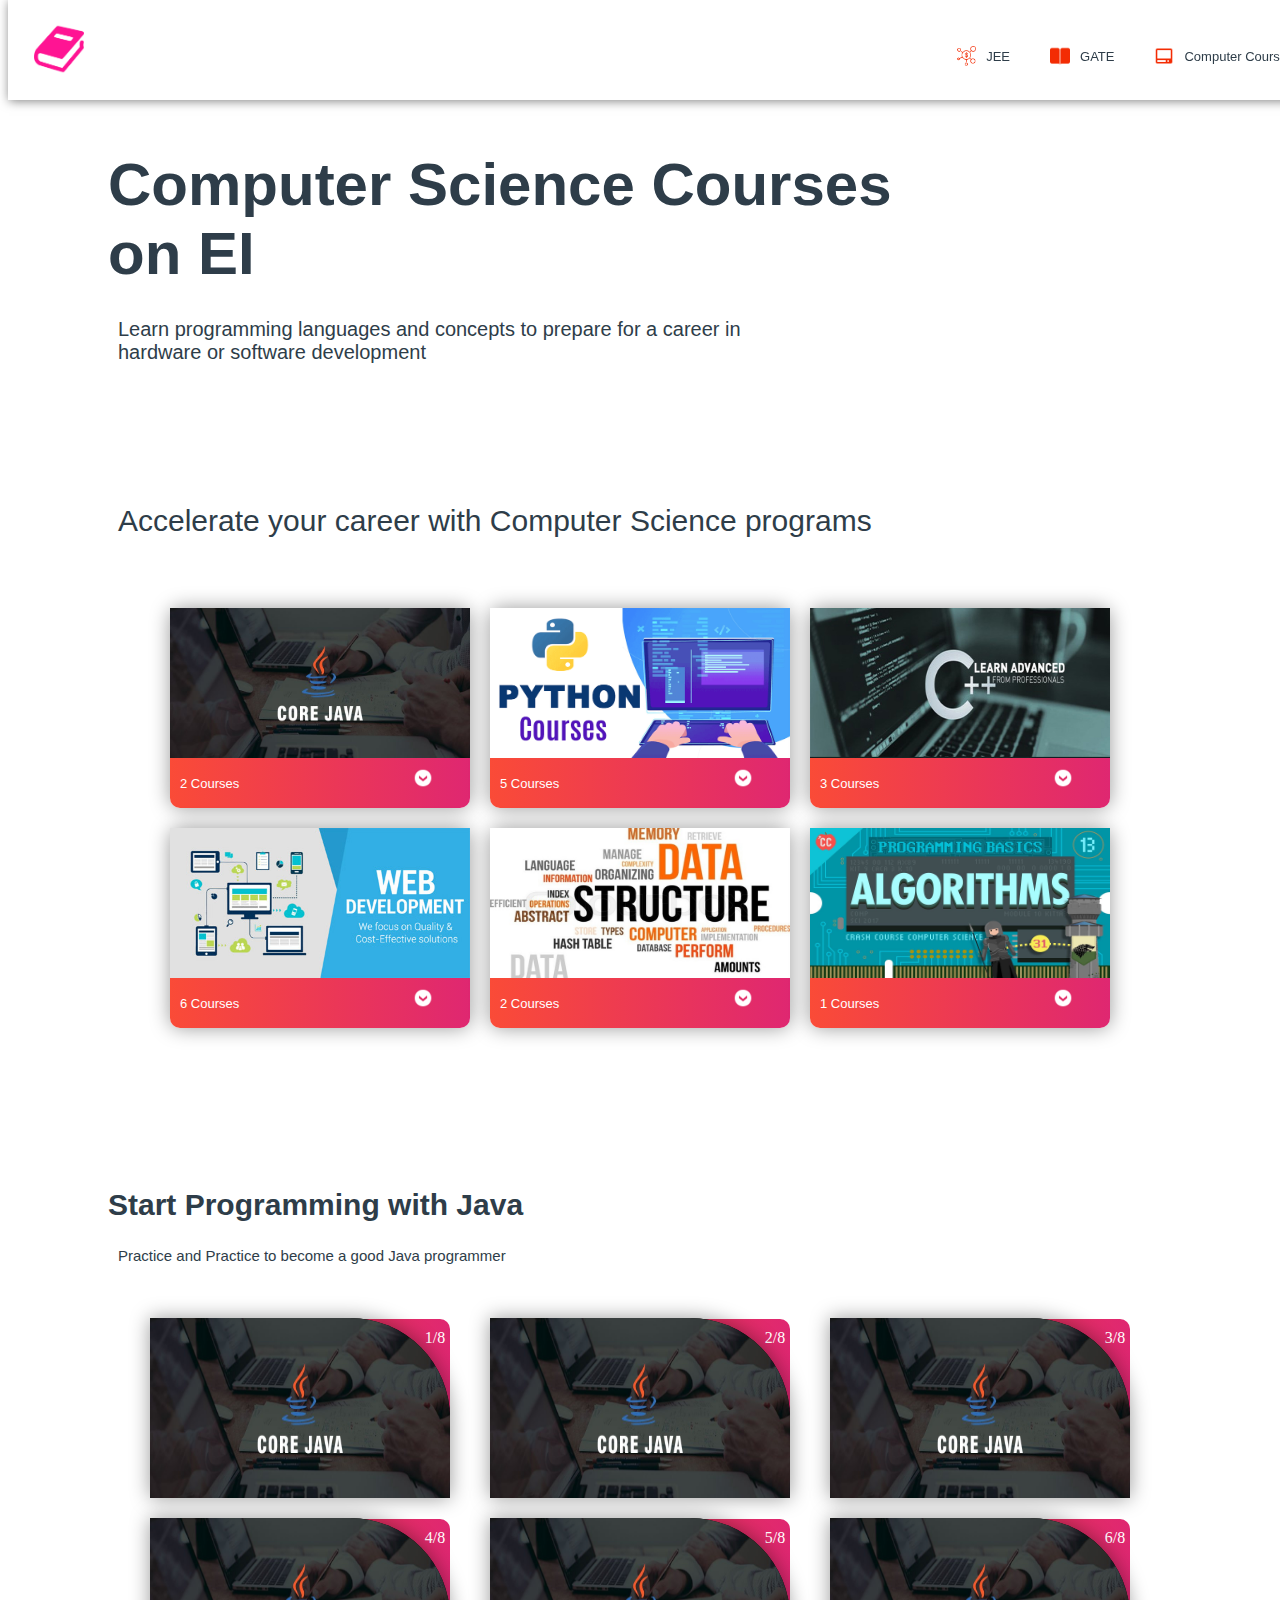
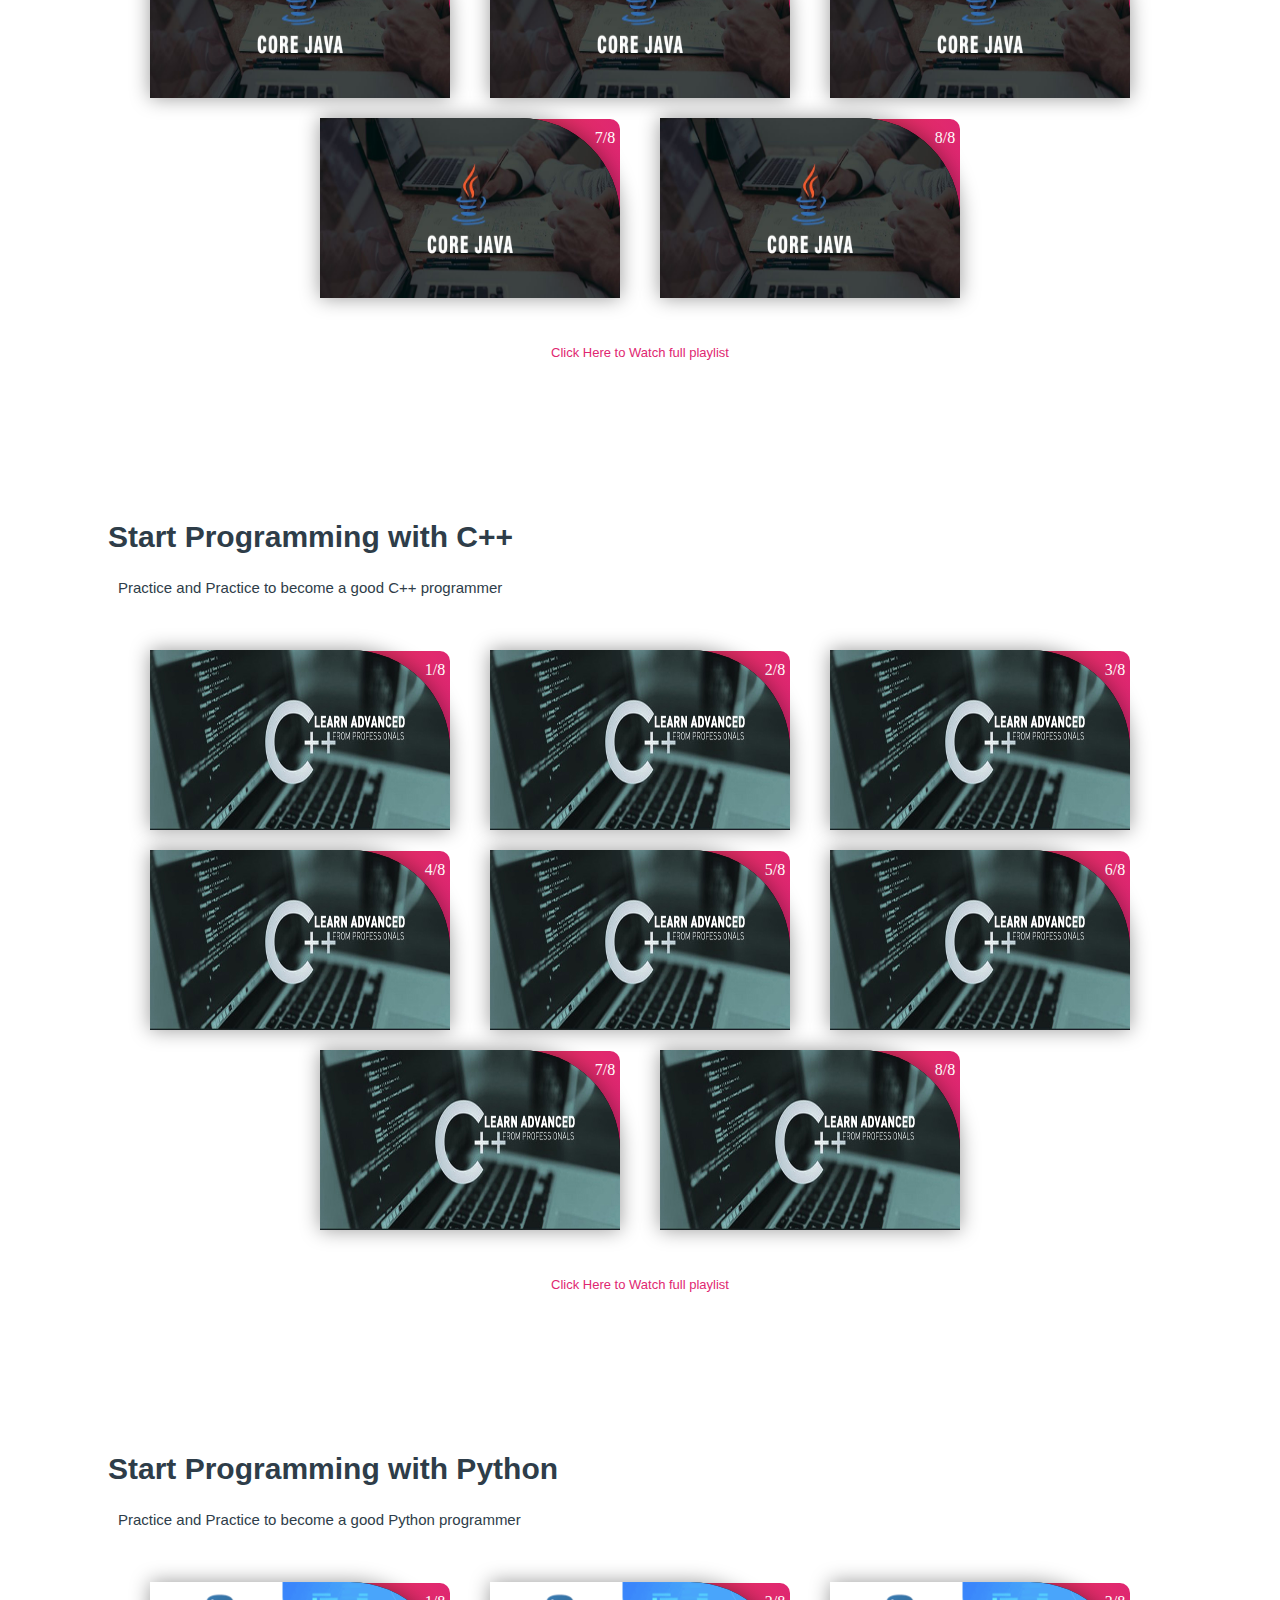
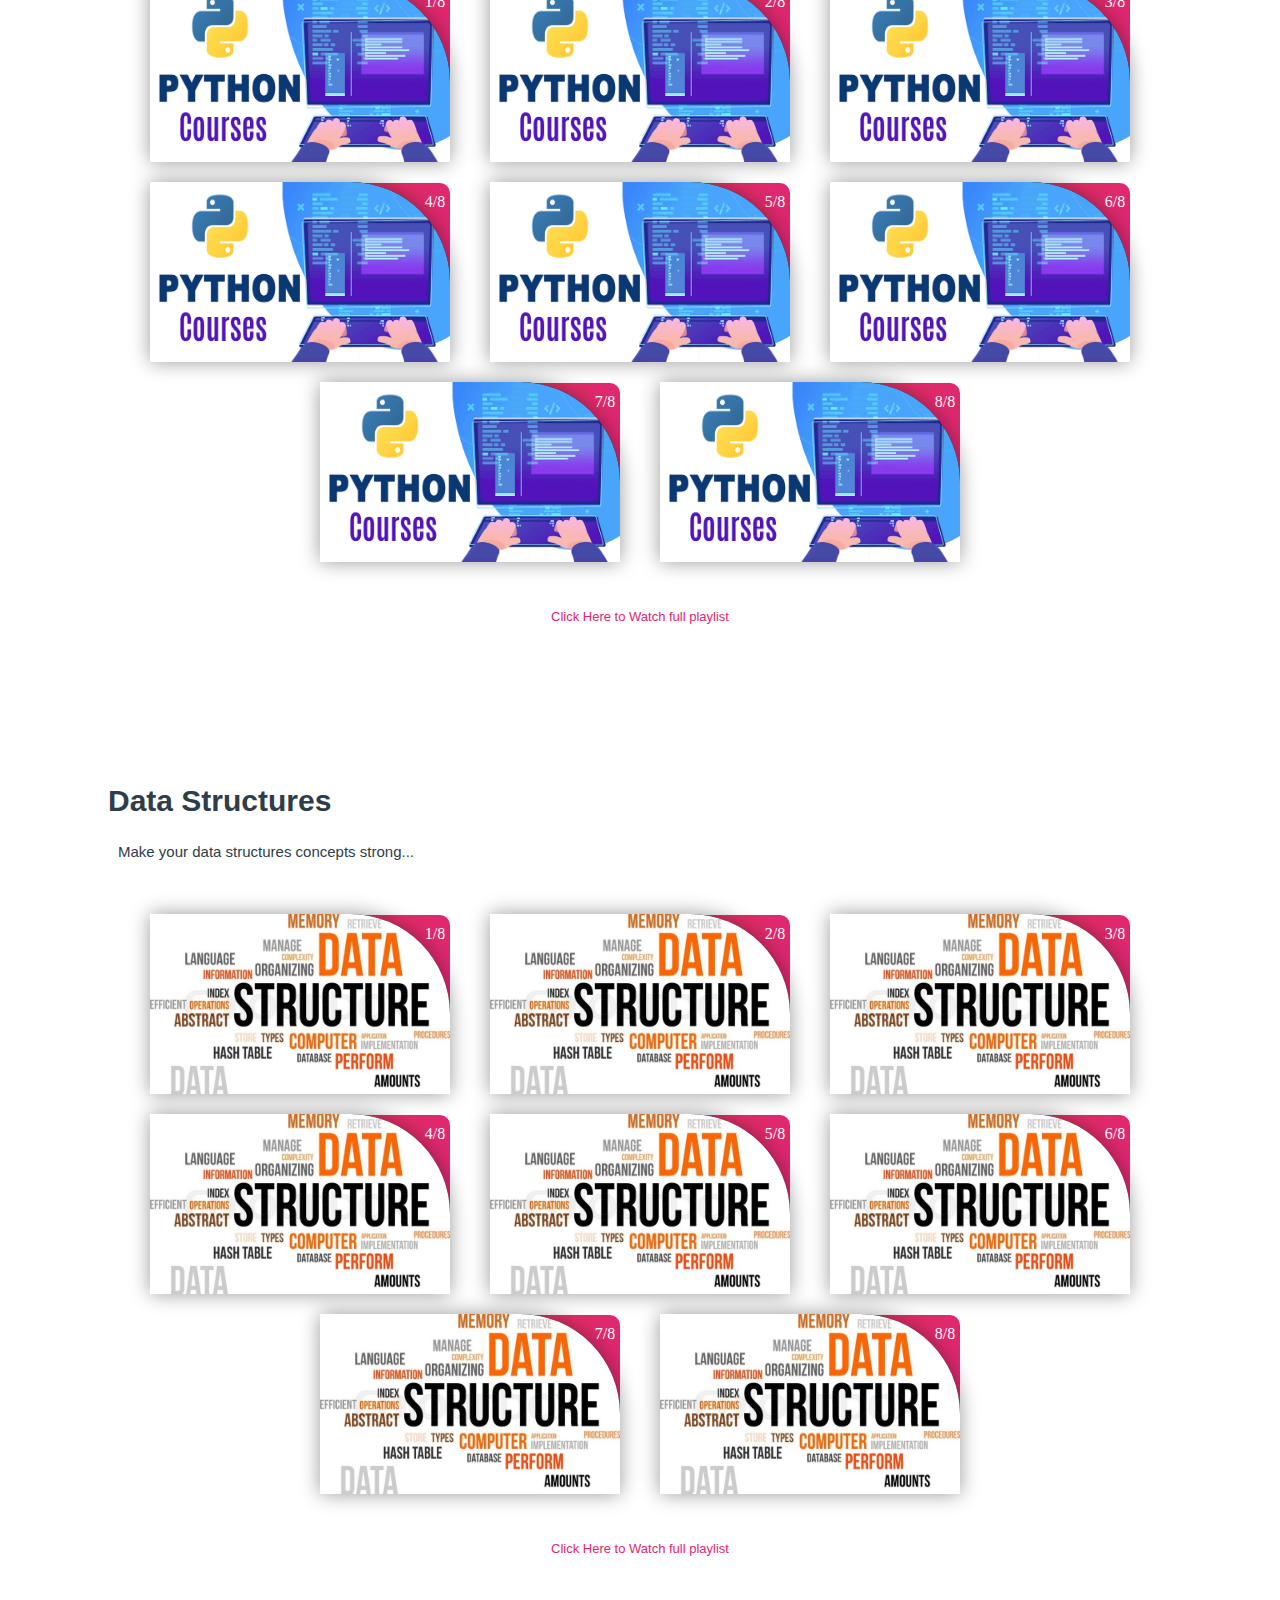
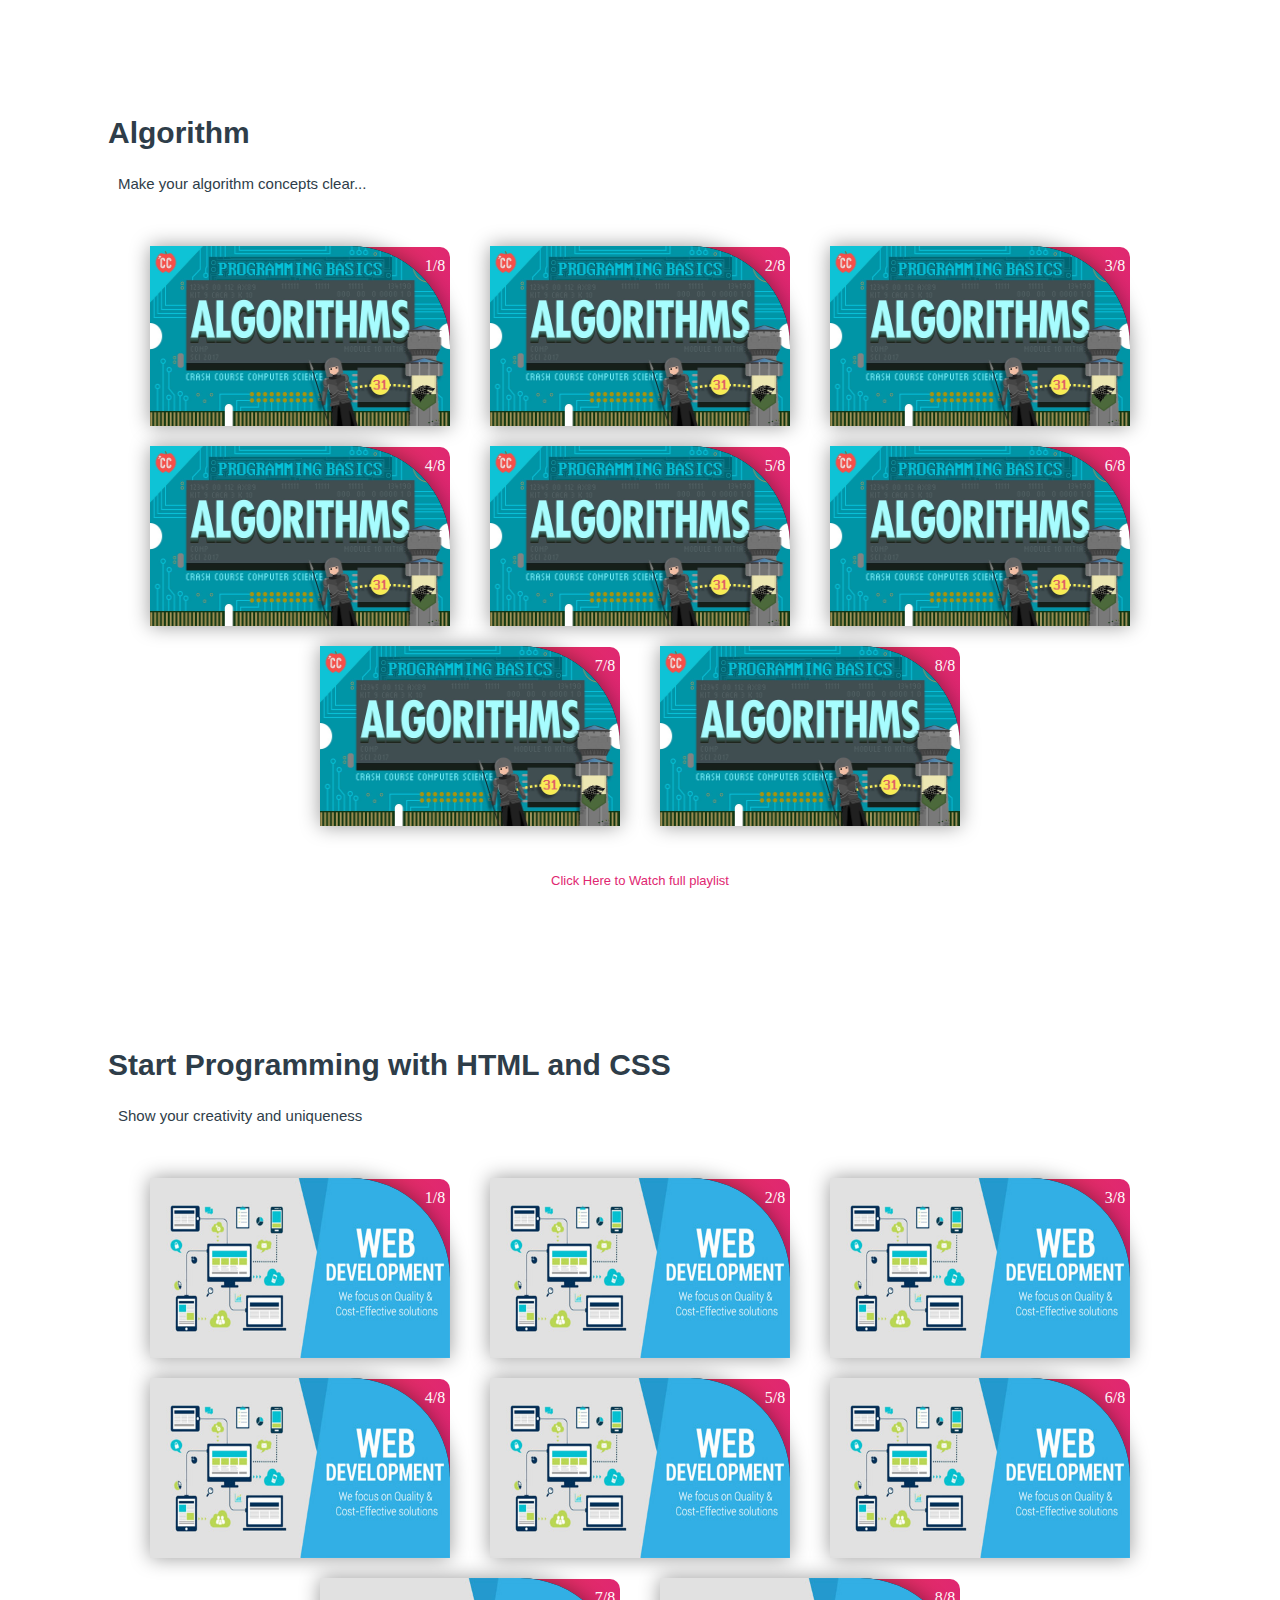
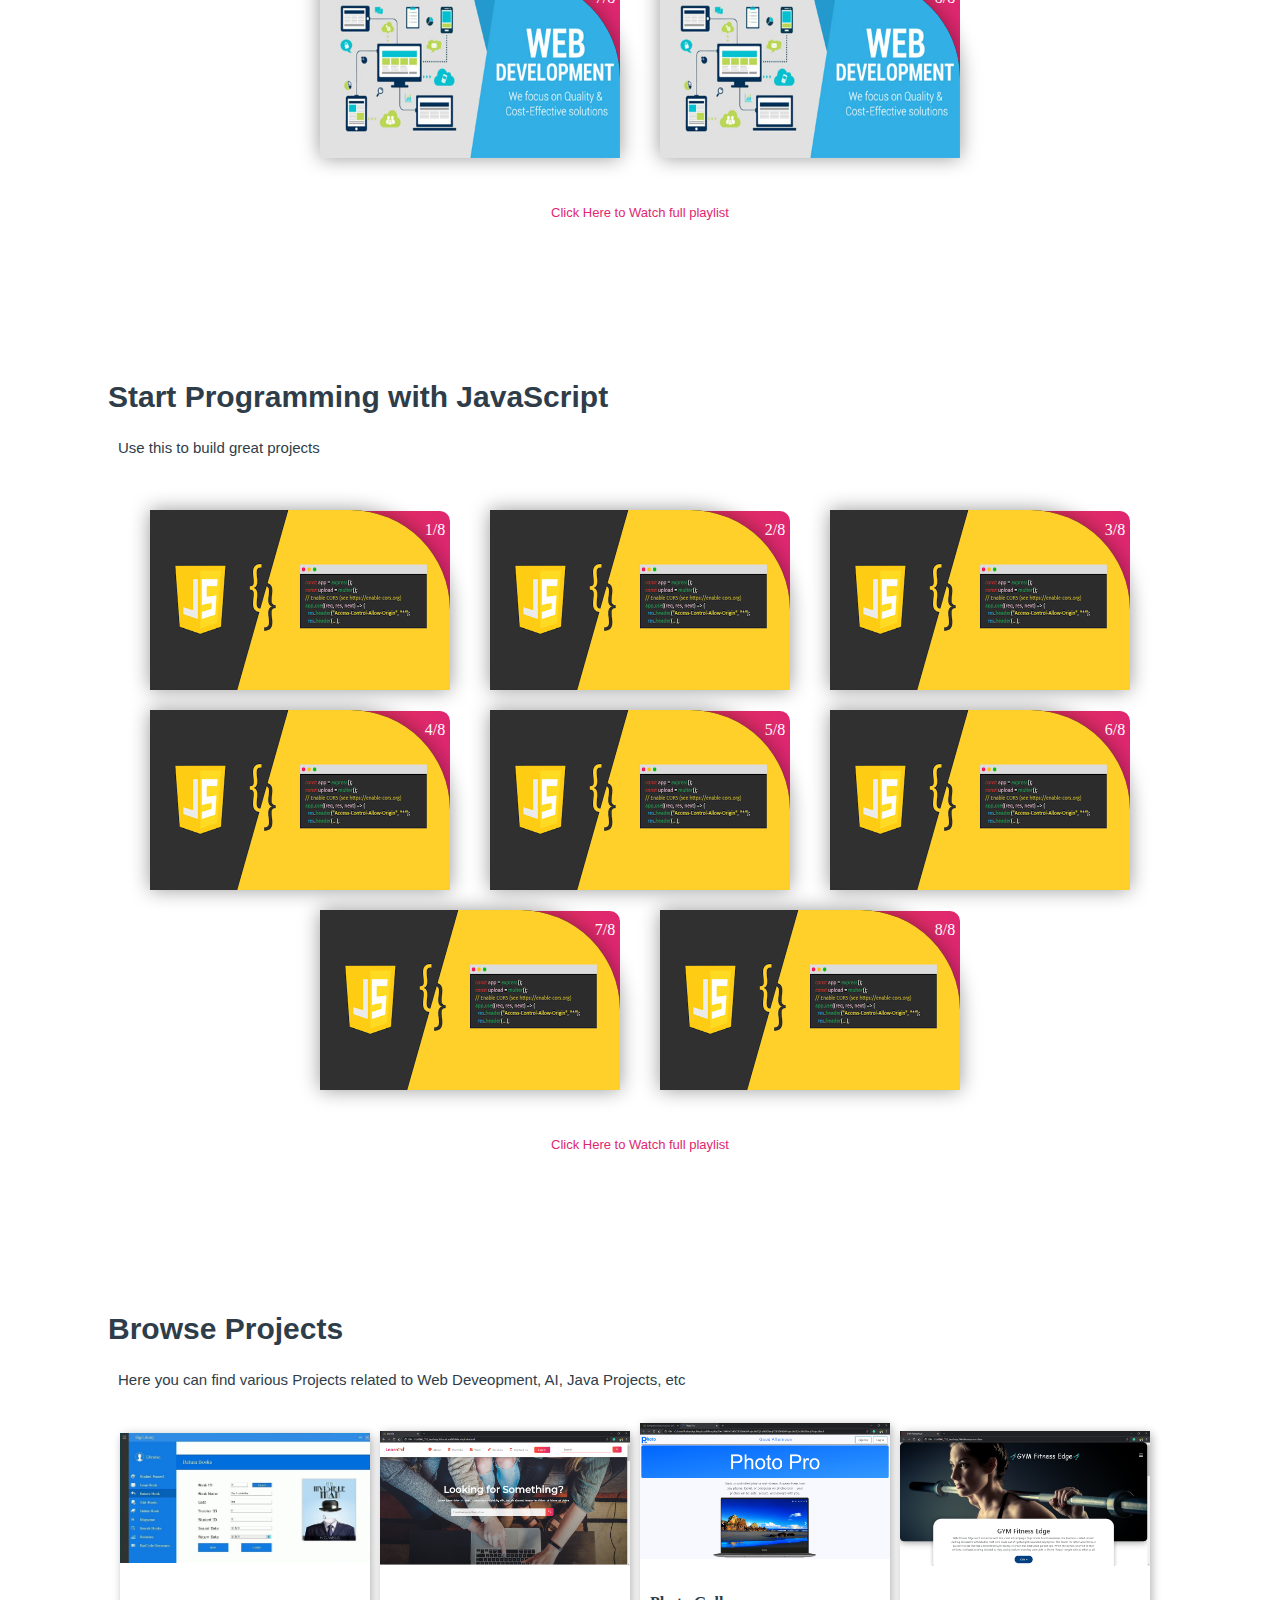
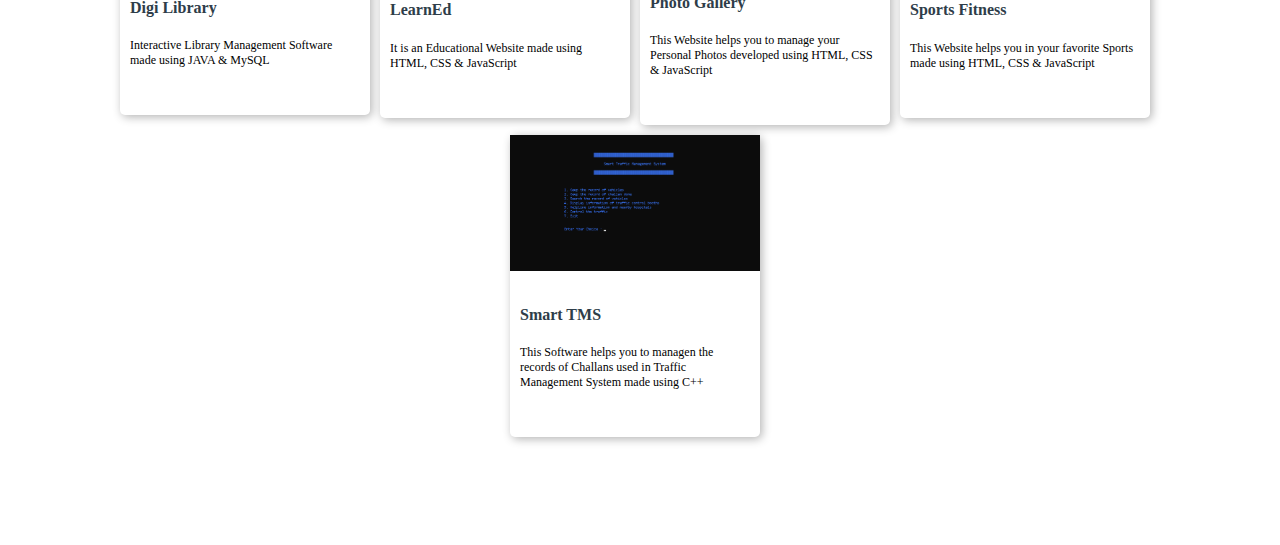
<file: subjects/computer_courses.html>
<!DOCTYPE html>
<html>
<head>
	<link rel="shortcut icon" type="png" href="../images/icon/favicon.png">
	<title>Computer Science Courses on EI</title>
	<link rel="stylesheet" type="text/css" href="subjects.css">
	<script type="text/javascript" src="../script.js"></script>
</head>
<body>
	
<!-- NAVIGATION -->
	<header>
		<div class="nav" id="nav">
			<div id="learned-logo">
			<a href="../index.html"><img src="[data-uri]" style="width: 50px;"></a></div>
			<div class="switch-tab" id="switch-tab" onclick="switchTAB()"><img src="../images/icon/menu.png"></div>
			<ul id="list-switch">
				<li><a href="jee.html"><img src="../images/courses/d1.png" class="icon">JEE</a></li>
				<li><a href="gate.html"><img src="../images/courses/paper.png" class="icon">GATE</a></li>
				<li><a href="#"><img src="../images/courses/computer.png" class="icon">Computer Courses</a></li>
				<!--<li><a href="#data"><img src="../images/courses/data.png" class="icon">Data Structures</a></li>
				<li><a href="#algo"><img src="../images/courses/algo.png" class="icon">Algorithm</a></li>
				<li><a href="#projects"><img src="../images/courses/projects.png" class="icon">Projects</a></li>-->
			</ul>
			<div class="search" id="search-switch">
				<input type="search" placeholder="Search" class="srch"><button id="srchbtn"><img src="../images/icon/search.png"></button>
			</div>
		</div>
	</header>
	

<!-- MAIN Heading of Page -->
	<div class="title">
		<span>Computer Science Courses<br>on EI</span>
		<div class="shortdesc">
			<p>Learn programming languages and concepts to prepare for a career in<br>hardware or software development</p>
		</div>
	</div>


<!-- Some KeyWords related to Topic 
	<div class="course">
		<div class="cbox">
		<div class="det"><a href="#java">Java</a></div>
		<div class="det"><a href="https://developer.android.com/">Android Development</a></div>
		<div class="det"><a href="https://docs.oracle.com/javafx/2/get_started/fxml_tutorial.htm">FXML</a></div>
		<div class="det"><a href="#c++">C++</a></div>
		<div class="det"><a href="https://www.geeksforgeeks.org/introduction-of-compiler-design/">Compiler Designing</a></div>
		<div class="det"><a href="https://www.coursera.org/specializations/game-design-and-development">Game Development</a></div>
		<div class="det"><a href="#algo">Algorithm</a></div>
		</div>
		<div class="cbox">
		<div class="det"><a href="#python">Python</a></div>
		<div class="det"><a href="https://www.coursera.org/learn/machine-learning">Machine Learning</a></div>
		<div class="det"><a href="https://en.wikipedia.org/wiki/Artificial_intelligence">Artificial Intelligence</a></div>
		<div class="det"><a href="https://en.wikipedia.org/wiki/Network">Networking</a></div>
		<div class="det"><a href="https://www.kaspersky.co.in/resource-center/definitions/what-is-cyber-security">Cyber Security</a></div>
		<div class="det"><a href="https://www.eccouncil.org/ethical-hacking/">Ethical Hacking</a></div>
		<div class="det"><a href="#data">Data Structures</a></div>
		</div>
		<div class="cbox">
		<div class="det"><a href="#html_css">HTML and CSS</a></div>
		<div class="det"><a href="https://www.udacity.com/course/full-stack-web-developer-nanodegree--nd0044">Full Stack Web Development</a></div>
		<div class="det"><a href="https://uxplanet.org/what-is-ui-vs-ux-design-and-the-difference-d9113f6612de?gi=6d9d13f4cc95">UI Designing</a></div>
		<div class="det"><a href="https://www.adobe.com/in/products/xd.html">Adobe XD</a></div>
		<div class="det"><a href="https://www.sciencedirect.com/topics/computer-science/hardware-design">Hardware Designing</a></div>
		<div class="det"><a href="#javascript">JavaScript</a></div>
		<div class="det"><a href="#html_css">Bootstrap</a></div>
		</div>
	</div>-->


<!-- Courses Available -->
	<div class="inbt">
		Accelerate your career with Computer Science programs
	</div>

	<div class="ccard">
	<center>
		<div class="ccardbox">
			<div class="dcard">
				<div class="fpart"><img src="../images/courses/java-course.jpg"></div>
				<a href="#java"><div class="spart">2 Courses <img src="../images/icon/dropdown.png"></div></a>
			</div>
			<div class="dcard">
				<div class="fpart"><img src="../images/courses/python-course.png"></div>
				<a href="#python"><div class="spart">5 Courses <img src="../images/icon/dropdown.png"></div></a>
			</div>
			<div class="dcard">
				<div class="fpart"><img src="../images/courses/c-course.jpg"></div>
				<a href="#c++"><div class="spart">3 Courses <img src="../images/icon/dropdown.png"></div></a>
			</div>
		</div>
		<div class="ccardbox">
			<div class="dcard">
				<div class="fpart"><img src="../images/courses/web-course.jpg"></div>
				<a href="#html_css"><div class="spart">6 Courses <img src="../images/icon/dropdown.png"></div></a>
			</div>
			<div class="dcard">
				<div class="fpart"><img src="../images/courses/data-course.jpg"></div>
				<a href="#data"><div class="spart">2 Courses <img src="../images/icon/dropdown.png"></div></a>
			</div>
			<div class="dcard">
				<div class="fpart"><img src="../images/courses/algo-course.jpg"></div>
				<a href="#algo"><div class="spart">1 Courses <img src="../images/icon/dropdown.png"></div></a>
			</div>
		</div>
	</center>
	</div>


<!-- Videos on JAVA Lectures -->
	<div class="title2" id="java">
		<span>Start Programming with Java</span>
		<div class="shortdesc2">
			<p>Practice and Practice to become a good Java programmer</p>
		</div>
	</div>
	
	<center>
		<div class="ccardbox2">
			<div class="dcard2"><span class="tag" >1/8</span>
				<div class="fpart2">
					<img src="../images/courses/java-course.jpg">
					<iframe src="https://www.youtube.com/embed/IsLyduxZ9sc" frameborder="0" allow="accelerometer; autoplay; encrypted-media; gyroscope; picture-in-picture" allowfullscreen></iframe>
				</div>
			</div>
			<div class="dcard2"><span class="tag" >2/8</span>
				<div class="fpart2">
					<img src="../images/courses/java-course.jpg">
					<iframe src="https://www.youtube.com/embed/U_vuESBFEpE" frameborder="0" allow="accelerometer; autoplay; encrypted-media; gyroscope; picture-in-picture" allowfullscreen></iframe>
				</div>
			</div>
			<div class="dcard2"><span class="tag" >3/8</span>
				<div class="fpart2">
					<img src="../images/courses/java-course.jpg">
					<iframe src="https://www.youtube.com/embed/7i8vbPA37y0" frameborder="0" allow="accelerometer; autoplay; encrypted-media; gyroscope; picture-in-picture" allowfullscreen></iframe>
				</div>
			</div>
			<div class="dcard2"><span class="tag" >4/8</span>
				<div class="fpart2">
					<img src="../images/courses/java-course.jpg">
					<iframe src="https://www.youtube.com/embed/FB47F-QIk3k" frameborder="0" allow="accelerometer; autoplay; encrypted-media; gyroscope; picture-in-picture" allowfullscreen></iframe>
				</div>
			</div>
			<div class="dcard2"><span class="tag" >5/8</span>
				<div class="fpart2">
					<img src="../images/courses/java-course.jpg">
					<iframe src="https://www.youtube.com/embed/8qyVcHJ1Et4" frameborder="0" allow="accelerometer; autoplay; encrypted-media; gyroscope; picture-in-picture" allowfullscreen></iframe>
				</div>
			</div>
			<div class="dcard2"><span class="tag" >6/8</span>
				<div class="fpart2">
					<img src="../images/courses/java-course.jpg">
					<iframe src="https://www.youtube.com/embed/N53Vf8HGd-0" frameborder="0" allow="accelerometer; autoplay; encrypted-media; gyroscope; picture-in-picture" allowfullscreen></iframe>
				</div>
			</div>
			<div class="dcard2"><span class="tag" >7/8</span>
				<div class="fpart2">
					<img src="../images/courses/java-course.jpg">
					<iframe src="https://www.youtube.com/embed/slz2Vc904Qg" frameborder="0" allow="accelerometer; autoplay; encrypted-media; gyroscope; picture-in-picture" allowfullscreen></iframe>
				</div>
			</div>
			<div class="dcard2"><span class="tag" >8/8</span>
				<div class="fpart2">
					<img src="../images/courses/java-course.jpg">
					<iframe src="https://www.youtube.com/embed/Q0NVRQP1Z5g" frameborder="0" allow="accelerometer; autoplay; encrypted-media; gyroscope; picture-in-picture" allowfullscreen></iframe>
				</div>
			</div>
		</div>
	</center>
	<br><br>
	<div class="click-me">
		<a href="https://www.youtube.com/watch?v=IsLyduxZ9sc&list=PLX9Zi6XTqOKQ7TdRz0QynGIKuMV9Q2H8E" target="_blank">Click Here to Watch full playlist</a>
	</div>

<!-- Videos on C++ Lectures -->

	<div class="title2" id="c++">
		<span>Start Programming with C++</span>
		<div class="shortdesc2">
			<p>Practice and Practice to become a good C++ programmer</p>
		</div>
	</div>
	<center>
		<div class="ccardbox2">
			<div class="dcard2"><span class="tag" >1/8</span>
				<div class="fpart2"><img src="../images/courses/c-course.jpg">
					<iframe src="https://www.youtube.com/embed/Iuo9PpGE04Y" frameborder="0" allow="accelerometer; autoplay; encrypted-media; gyroscope; picture-in-picture" allowfullscreen></iframe>
				</div>
			</div>
			<div class="dcard2"><span class="tag" >2/8</span>
				<div class="fpart2"><img src="../images/courses/c-course.jpg">
					<iframe src="https://www.youtube.com/embed/52dHKRD7cdg" frameborder="0" allow="accelerometer; autoplay; encrypted-media; gyroscope; picture-in-picture" allowfullscreen></iframe>
				</div>
			</div>
			<div class="dcard2"><span class="tag" >3/8</span>
				<div class="fpart2"><img src="../images/courses/c-course.jpg">
					<iframe src="https://www.youtube.com/embed/Iuo9PpGE04Y" frameborder="0" allow="accelerometer; autoplay; encrypted-media; gyroscope; picture-in-picture" allowfullscreen></iframe>
				</div>
			</div>
			<div class="dcard2"><span class="tag" >4/8</span>
				<div class="fpart2"><img src="../images/courses/c-course.jpg">
					<iframe src="https://www.youtube.com/embed/Iuo9PpGE04Y" frameborder="0" allow="accelerometer; autoplay; encrypted-media; gyroscope; picture-in-picture" allowfullscreen></iframe>
				</div>
			</div>
		
			<div class="dcard2"><span class="tag" >5/8</span>
				<div class="fpart2"><img src="../images/courses/c-course.jpg">
					<iframe src="https://www.youtube.com/embed/Iuo9PpGE04Y" frameborder="0" allow="accelerometer; autoplay; encrypted-media; gyroscope; picture-in-picture" allowfullscreen></iframe>
				</div>
			</div>
			<div class="dcard2"><span class="tag" >6/8</span>
				<div class="fpart2"><img src="../images/courses/c-course.jpg">
					<iframe src="https://www.youtube.com/embed/Iuo9PpGE04Y" frameborder="0" allow="accelerometer; autoplay; encrypted-media; gyroscope; picture-in-picture" allowfullscreen></iframe>
				</div>
			</div>
			<div class="dcard2"><span class="tag" >7/8</span>
				<div class="fpart2"><img src="../images/courses/c-course.jpg">
					<iframe src="https://www.youtube.com/embed/Iuo9PpGE04Y" frameborder="0" allow="accelerometer; autoplay; encrypted-media; gyroscope; picture-in-picture" allowfullscreen></iframe>
				</div>
			</div>
			<div class="dcard2"><span class="tag" >8/8</span>
				<div class="fpart2"><img src="../images/courses/c-course.jpg">
					<iframe src="https://www.youtube.com/embed/Iuo9PpGE04Y" frameborder="0" allow="accelerometer; autoplay; encrypted-media; gyroscope; picture-in-picture" allowfullscreen></iframe>
				</div>
			</div>
		</div>
	</center>
<br><br>
	<div class="click-me">
		<a href="https://www.youtube.com/watch?v=Iuo9PpGE04Y&feature=youtu.be" target="_blank">Click Here to Watch full playlist</a>
	</div>

<!-- Videos on PYTHON Lectures -->

	<div class="title2" id="python">
		<span>Start Programming with Python</span>
		<div class="shortdesc2">
			<p>Practice and Practice to become a good Python programmer</p>
		</div>
	</div>
	<center>
		<div class="ccardbox2">
			<div class="dcard2"><span class="tag" >1/8</span>
				<div class="fpart2"><img src="../images/courses/python-course.png">
					<iframe src="https://www.youtube.com/embed/QXeEoD0pB3E" frameborder="0" allow="accelerometer; autoplay; encrypted-media; gyroscope; picture-in-picture" allowfullscreen></iframe>
				</div>
			</div>
			<div class="dcard2"><span class="tag" >2/8</span>
				<div class="fpart2"><img src="../images/courses/python-course.png">
					<iframe src="https://www.youtube.com/embed/QXeEoD0pB3E" frameborder="0" allow="accelerometer; autoplay; encrypted-media; gyroscope; picture-in-picture" allowfullscreen></iframe>
				</div>
			</div>
			<div class="dcard2"><span class="tag" >3/8</span>
				<div class="fpart2"><img src="../images/courses/python-course.png">
					<iframe src="https://www.youtube.com/embed/QXeEoD0pB3E" frameborder="0" allow="accelerometer; autoplay; encrypted-media; gyroscope; picture-in-picture" allowfullscreen></iframe>
				</div>
			</div>
			<div class="dcard2"><span class="tag" >4/8</span>
				<div class="fpart2"><img src="../images/courses/python-course.png">
					<iframe src="https://www.youtube.com/embed/QXeEoD0pB3E" frameborder="0" allow="accelerometer; autoplay; encrypted-media; gyroscope; picture-in-picture" allowfullscreen></iframe>
				</div>
			</div>
		
			<div class="dcard2"><span class="tag" >5/8</span>
				<div class="fpart2"><img src="../images/courses/python-course.png">
					<iframe src="https://www.youtube.com/embed/QXeEoD0pB3E" frameborder="0" allow="accelerometer; autoplay; encrypted-media; gyroscope; picture-in-picture" allowfullscreen></iframe>
				</div>
			</div>
			<div class="dcard2"><span class="tag" >6/8</span>
				<div class="fpart2"><img src="../images/courses/python-course.png">
					<iframe src="https://www.youtube.com/embed/QXeEoD0pB3E" frameborder="0" allow="accelerometer; autoplay; encrypted-media; gyroscope; picture-in-picture" allowfullscreen></iframe>
				</div>
			</div>
			<div class="dcard2"><span class="tag" >7/8</span>
				<div class="fpart2"><img src="../images/courses/python-course.png">
					<iframe src="https://www.youtube.com/embed/QXeEoD0pB3E" frameborder="0" allow="accelerometer; autoplay; encrypted-media; gyroscope; picture-in-picture" allowfullscreen></iframe>
				</div>
			</div>
			<div class="dcard2"><span class="tag" >8/8</span>
				<div class="fpart2"><img src="../images/courses/python-course.png">
					<iframe src="https://www.youtube.com/embed/QXeEoD0pB3E" frameborder="0" allow="accelerometer; autoplay; encrypted-media; gyroscope; picture-in-picture" allowfullscreen></iframe>
				</div>
			</div>
		</div>
	</center>

<br><br>
	<div class="click-me">
		<a href="https://youtu.be/QXeEoD0pB3E" target="_blank">Click Here to Watch full playlist</a>
	</div>
<!-- Videos on DATA STRUCTURES Lectures -->

	<div class="title2" id="data">
		<span>Data Structures</span>
		<div class="shortdesc2">
			<p>Make your data structures concepts strong...</p>
		</div>
	</div>
	<center>
		<div class="ccardbox2">
			<div class="dcard2"><span class="tag" >1/8</span>
				<div class="fpart2"><img src="../images/courses/data-course.jpg">
					<iframe src="https://www.youtube.com/embed/Db9ZYbJONHc" frameborder="0" allow="accelerometer; autoplay; encrypted-media; gyroscope; picture-in-picture" allowfullscreen></iframe>
				</div>
			</div>
			<div class="dcard2"><span class="tag" >2/8</span>
				<div class="fpart2"><img src="../images/courses/data-course.jpg">
					<iframe src="https://www.youtube.com/embed/Db9ZYbJONHc" frameborder="0" allow="accelerometer; autoplay; encrypted-media; gyroscope; picture-in-picture" allowfullscreen></iframe>
				</div>
			</div>
			<div class="dcard2"><span class="tag" >3/8</span>
				<div class="fpart2"><img src="../images/courses/data-course.jpg">
					<iframe src="https://www.youtube.com/embed/Db9ZYbJONHc" frameborder="0" allow="accelerometer; autoplay; encrypted-media; gyroscope; picture-in-picture" allowfullscreen></iframe>
				</div>
			</div>
			<div class="dcard2"><span class="tag" >4/8</span>
				<div class="fpart2"><img src="../images/courses/data-course.jpg">
					<iframe src="https://www.youtube.com/embed/Db9ZYbJONHc" frameborder="0" allow="accelerometer; autoplay; encrypted-media; gyroscope; picture-in-picture" allowfullscreen></iframe>
				</div>
			</div>
		
			<div class="dcard2"><span class="tag" >5/8</span>
				<div class="fpart2"><img src="../images/courses/data-course.jpg">
					<iframe src="https://www.youtube.com/embed/Db9ZYbJONHc" frameborder="0" allow="accelerometer; autoplay; encrypted-media; gyroscope; picture-in-picture" allowfullscreen></iframe>
				</div>
			</div>
			<div class="dcard2"><span class="tag" >6/8</span>
				<div class="fpart2"><img src="../images/courses/data-course.jpg">
					<iframe src="https://www.youtube.com/embed/Db9ZYbJONHc" frameborder="0" allow="accelerometer; autoplay; encrypted-media; gyroscope; picture-in-picture" allowfullscreen></iframe>
				</div>
			</div>
			<div class="dcard2"><span class="tag" >7/8</span>
				<div class="fpart2"><img src="../images/courses/data-course.jpg">
					<iframe src="https://www.youtube.com/embed/Db9ZYbJONHc" frameborder="0" allow="accelerometer; autoplay; encrypted-media; gyroscope; picture-in-picture" allowfullscreen></iframe>
				</div>
			</div>
			<div class="dcard2"><span class="tag" >8/8</span>
				<div class="fpart2"><img src="../images/courses/data-course.jpg">
					<iframe src="https://www.youtube.com/embed/Db9ZYbJONHc" frameborder="0" allow="accelerometer; autoplay; encrypted-media; gyroscope; picture-in-picture" allowfullscreen></iframe>
				</div>
			</div>
		</div>
	</center>
<br><br>
	<div class="click-me">
		<a href="https://www.youtube.com/watch?v=Db9ZYbJONHc" target="_blank">Click Here to Watch full playlist</a>
	</div>

<!-- Videos on ALGORITHM Lectures -->

	<div class="title2" id="algo">
		<span>Algorithm</span>
		<div class="shortdesc2">
			<p>Make your algorithm concepts clear...</p>
		</div>
	</div>
	<center>
		<div class="ccardbox2">
			<div class="dcard2"><span class="tag" >1/8</span>
				<div class="fpart2"><img src="../images/courses/algo-course.jpg">
					<iframe src="https://www.youtube.com/embed/0IAPZzGSbME" frameborder="0" allow="accelerometer; autoplay; encrypted-media; gyroscope; picture-in-picture" allowfullscreen></iframe>
				</div>
			</div>
			<div class="dcard2"><span class="tag" >2/8</span>
				<div class="fpart2"><img src="../images/courses/algo-course.jpg">
					<iframe src="https://www.youtube.com/embed/0IAPZzGSbME" frameborder="0" allow="accelerometer; autoplay; encrypted-media; gyroscope; picture-in-picture" allowfullscreen></iframe>
				</div>
			</div>
			<div class="dcard2"><span class="tag" >3/8</span>
				<div class="fpart2"><img src="../images/courses/algo-course.jpg">
					<iframe src="https://www.youtube.com/embed/0IAPZzGSbME" frameborder="0" allow="accelerometer; autoplay; encrypted-media; gyroscope; picture-in-picture" allowfullscreen></iframe>
				</div>
			</div>
			<div class="dcard2"><span class="tag" >4/8</span>
				<div class="fpart2"><img src="../images/courses/algo-course.jpg">
					<iframe src="https://www.youtube.com/embed/0IAPZzGSbME" frameborder="0" allow="accelerometer; autoplay; encrypted-media; gyroscope; picture-in-picture" allowfullscreen></iframe>
				</div>
			</div>
		
			<div class="dcard2"><span class="tag" >5/8</span>
				<div class="fpart2"><img src="../images/courses/algo-course.jpg">
					<iframe src="https://www.youtube.com/embed/0IAPZzGSbME" frameborder="0" allow="accelerometer; autoplay; encrypted-media; gyroscope; picture-in-picture" allowfullscreen></iframe>
				</div>
			</div>
			<div class="dcard2"><span class="tag" >6/8</span>
				<div class="fpart2"><img src="../images/courses/algo-course.jpg">
					<iframe src="https://www.youtube.com/embed/0IAPZzGSbME" frameborder="0" allow="accelerometer; autoplay; encrypted-media; gyroscope; picture-in-picture" allowfullscreen></iframe>
				</div>
			</div>
			<div class="dcard2"><span class="tag" >7/8</span>
				<div class="fpart2"><img src="../images/courses/algo-course.jpg">
					<iframe src="https://www.youtube.com/embed/0IAPZzGSbME" frameborder="0" allow="accelerometer; autoplay; encrypted-media; gyroscope; picture-in-picture" allowfullscreen></iframe>
				</div>
			</div>
			<div class="dcard2"><span class="tag" >8/8</span>
				<div class="fpart2"><img src="../images/courses/algo-course.jpg">
					<iframe src="https://www.youtube.com/embed/0IAPZzGSbME" frameborder="0" allow="accelerometer; autoplay; encrypted-media; gyroscope; picture-in-picture" allowfullscreen></iframe>
				</div>
			</div>
		</div>
	</center>
<br><br>
	<div class="click-me">
		<a href="https://www.youtube.com/watch?v=0IAPZzGSbME" target="_blank">Click Here to Watch full playlist</a>
	</div>

<!-- Videos on HTML and CSS Lectures -->

	<div class="title2" id="html_css">
		<span>Start Programming with HTML and CSS</span>
		<div class="shortdesc2">
			<p>Show your creativity and uniqueness</p>
		</div>
	</div>
	<center>
		<div class="ccardbox2">
			<div class="dcard2"><span class="tag" >1/8</span>
				<div class="fpart2"><img src="../images/courses/web-course.jpg">
					<iframe src="https://www.youtube.com/embed/TKYsuU86-DQ" frameborder="0" allow="accelerometer; autoplay; encrypted-media; gyroscope; picture-in-picture" allowfullscreen></iframe>
				</div>
			</div>
			<div class="dcard2"><span class="tag" >2/8</span>
				<div class="fpart2"><img src="../images/courses/web-course.jpg">
					<iframe src="https://www.youtube.com/embed/TKYsuU86-DQ" frameborder="0" allow="accelerometer; autoplay; encrypted-media; gyroscope; picture-in-picture" allowfullscreen></iframe>
				</div>
			</div>
			<div class="dcard2"><span class="tag" >3/8</span>
				<div class="fpart2"><img src="../images/courses/web-course.jpg">
					<iframe src="https://www.youtube.com/embed/TKYsuU86-DQ" frameborder="0" allow="accelerometer; autoplay; encrypted-media; gyroscope; picture-in-picture" allowfullscreen></iframe>
				</div>
			</div>
			<div class="dcard2"><span class="tag" >4/8</span>
				<div class="fpart2"><img src="../images/courses/web-course.jpg">
					<iframe src="https://www.youtube.com/embed/TKYsuU86-DQ" frameborder="0" allow="accelerometer; autoplay; encrypted-media; gyroscope; picture-in-picture" allowfullscreen></iframe>
				</div>
			</div>
		
			<div class="dcard2"><span class="tag" >5/8</span>
				<div class="fpart2"><img src="../images/courses/web-course.jpg">
					<iframe src="https://www.youtube.com/embed/TKYsuU86-DQ" frameborder="0" allow="accelerometer; autoplay; encrypted-media; gyroscope; picture-in-picture" allowfullscreen></iframe>
				</div>
			</div>
			<div class="dcard2"><span class="tag" >6/8</span>
				<div class="fpart2"><img src="../images/courses/web-course.jpg">
					<iframe src="https://www.youtube.com/embed/TKYsuU86-DQ" frameborder="0" allow="accelerometer; autoplay; encrypted-media; gyroscope; picture-in-picture" allowfullscreen></iframe>
				</div>
			</div>
			<div class="dcard2"><span class="tag" >7/8</span>
				<div class="fpart2"><img src="../images/courses/web-course.jpg">
					<iframe src="https://www.youtube.com/embed/TKYsuU86-DQ" frameborder="0" allow="accelerometer; autoplay; encrypted-media; gyroscope; picture-in-picture" allowfullscreen></iframe>
				</div>
			</div>
			<div class="dcard2"><span class="tag" >8/8</span>
				<div class="fpart2"><img src="../images/courses/web-course.jpg">
					<iframe src="https://www.youtube.com/embed/TKYsuU86-DQ" frameborder="0" allow="accelerometer; autoplay; encrypted-media; gyroscope; picture-in-picture" allowfullscreen></iframe>
				</div>
			</div>
		</div>
	</center>

<br><br>
	<div class="click-me">
		<a href="https://www.youtube.com/watch?v=TKYsuU86-DQ" target="_blank">Click Here to Watch full playlist</a>
	</div>
<!-- Videos on JAVASCRIPT Lectures -->

	<div class="title2" id="javascript">
		<span>Start Programming with JavaScript</span>
		<div class="shortdesc2">
			<p>Use this to build great projects</p>
		</div>
	</div>
	<center>
		<div class="ccardbox2">
			<div class="dcard2"><span class="tag" >1/8</span>
				<div class="fpart2"><img src="../images/courses/javascript-course.jpg">
					<iframe src="https://www.youtube.com/embed/uDwSnnhl1Ng" frameborder="0" allow="accelerometer; autoplay; encrypted-media; gyroscope; picture-in-picture" allowfullscreen></iframe>
				</div>
			</div>
			<div class="dcard2"><span class="tag" >2/8</span>
				<div class="fpart2"><img src="../images/courses/javascript-course.jpg">
					<iframe src="https://www.youtube.com/embed/uDwSnnhl1Ng" frameborder="0" allow="accelerometer; autoplay; encrypted-media; gyroscope; picture-in-picture" allowfullscreen></iframe>
				</div>
			</div>
			<div class="dcard2"><span class="tag" >3/8</span>
				<div class="fpart2"><img src="../images/courses/javascript-course.jpg">
					<iframe src="https://www.youtube.com/embed/uDwSnnhl1Ng" frameborder="0" allow="accelerometer; autoplay; encrypted-media; gyroscope; picture-in-picture" allowfullscreen></iframe>
				</div>
			</div>
			<div class="dcard2"><span class="tag" >4/8</span>
				<div class="fpart2"><img src="../images/courses/javascript-course.jpg">
					<iframe src="https://www.youtube.com/embed/uDwSnnhl1Ng" frameborder="0" allow="accelerometer; autoplay; encrypted-media; gyroscope; picture-in-picture" allowfullscreen></iframe>
				</div>
			</div>
		
			<div class="dcard2"><span class="tag" >5/8</span>
				<div class="fpart2"><img src="../images/courses/javascript-course.jpg">
					<iframe src="https://www.youtube.com/embed/uDwSnnhl1Ng" frameborder="0" allow="accelerometer; autoplay; encrypted-media; gyroscope; picture-in-picture" allowfullscreen></iframe>
				</div>
			</div>
			<div class="dcard2"><span class="tag" >6/8</span>
				<div class="fpart2"><img src="../images/courses/javascript-course.jpg">
					<iframe src="https://www.youtube.com/embed/uDwSnnhl1Ng" frameborder="0" allow="accelerometer; autoplay; encrypted-media; gyroscope; picture-in-picture" allowfullscreen></iframe>
				</div>
			</div>
			<div class="dcard2"><span class="tag" >7/8</span>
				<div class="fpart2"><img src="../images/courses/javascript-course.jpg">
					<iframe src="https://www.youtube.com/embed/uDwSnnhl1Ng" frameborder="0" allow="accelerometer; autoplay; encrypted-media; gyroscope; picture-in-picture" allowfullscreen></iframe>
				</div>
			</div>
			<div class="dcard2"><span class="tag" >8/8</span>
				<div class="fpart2"><img src="../images/courses/javascript-course.jpg">
					<iframe src="https://www.youtube.com/embed/uDwSnnhl1Ng" frameborder="0" allow="accelerometer; autoplay; encrypted-media; gyroscope; picture-in-picture" allowfullscreen></iframe>
				</div>
			</div>
		</div>
	</center>
<br><br>
	<div class="click-me">
		<a href="https://www.youtube.com/watch?v=uDwSnnhl1Ng" target="_blank">Click Here to Watch full playlist</a>
	</div>

<!-- PROJECTS -->
	<div class="title2" id="projects">
		<span>Browse Projects</span>
		<div class="shortdesc2">
			<p>Here you can find various Projects related to Web Deveopment, AI, Java Projects, etc</p>
		</div>
	</div>
	<div class="project-panel">
		<div class="project-card">
			<img src="../images/projects/p1.jpg">
			<div class="info">
				<h4>Digi Library</h4><p>Interactive Library Management Software made using JAVA & MySQL</p>
				<div class="download"><a href="https://github.com/roshan9419" target="_blank">Download</a></div>	
			</div>
		</div>
		<div class="project-card">
			<img src="../images/projects/p2.jpg">
			<div class="info">
				<h4>LearnEd</h4><p>It is an Educational Website made using HTML, CSS & JavaScript</p>
				<div class="download"><a href="https://github.com/roshan9419" target="_blank">Download</a></div>
			</div>
		</div>
		<div class="project-card">
			<img src="../images/projects/p3.jpg">
			<div class="info">
				<h4>Photo Gallery</h4><p>This Website helps you to manage your Personal Photos developed using HTML, CSS & JavaScript</p>
				<div class="download"><a href="https://github.com/roshan9419" target="_blank">Download</a></div>
			</div>
		</div>
		<div class="project-card">
			<img src="../images/projects/p4.jpg">
			<div class="info">
				<h4>Sports Fitness</h4><p>This Website helps you in your favorite Sports made using HTML, CSS & JavaScript</p>
				<div class="download"><a href="https://github.com/roshan9419" target="_blank">Download</a></div>
			</div>
		</div>
		<div class="project-card">
			<img src="../images/projects/p5.jpg">
			<div class="info">
				<h4>Smart TMS</h4><p>This Software helps you to managen the records of Challans used in Traffic Management System made using C++</p>
				<div class="download"><a href="https://github.com/roshan9419/smart_traffic" target="_blank">Download</a></div>
			</div>
		</div>

	</div>

<br><br><br><br><br>

<!-- FOOTER 
<footer>
	<div class="footer-container">
		<div class="left-col">
			<img src="../images/icon/logo - Copy.png" style="width: 200px;">
			<div class="logo"></div>
			<div class="social-media">
				<a href="#"><img src="../images/icon\fb.png"></a>
				<a href="#"><img src="../images/icon\insta.png"></a>
				<a href="#"><img src="../images/icon\tt.png"></a>
				<a href="#"><img src="../images/icon\ytube.png"></a>
				<a href="#"><img src="../images/icon\linkedin.png"></a>
			</div><br><br>
			<p class="rights-text">Copyright © 2021 Created By Roshan Kumar, Abhishek Dulat All Rights Reserved.</p>
			<br><p><img src="../images/icon/location.png"> Lovely Professional University<br>Phagwara, Punjab-144401</p><br>
			<p><img src="../images/icon/phone.png"> +91-1234-567-890<br><img src="../images/icon/mail.png">&nbsp; learnedonline9419@gmail.com</p>
		</div>
		<div class="right-col">
			<h1 style="color: #fff">Our Newsletter</h1>
			<div class="border"></div><br>
			<p>Enter Your Email to get our News and updates.</p>
			<form class="newsletter-form">
				<input class="txtb" type="email" placeholder="Enter Your Email">
				<input class="btn" type="submit" value="Submit">
			</form>
		</div>
	</div>
</footer>-->

</body>
</html>
</file>
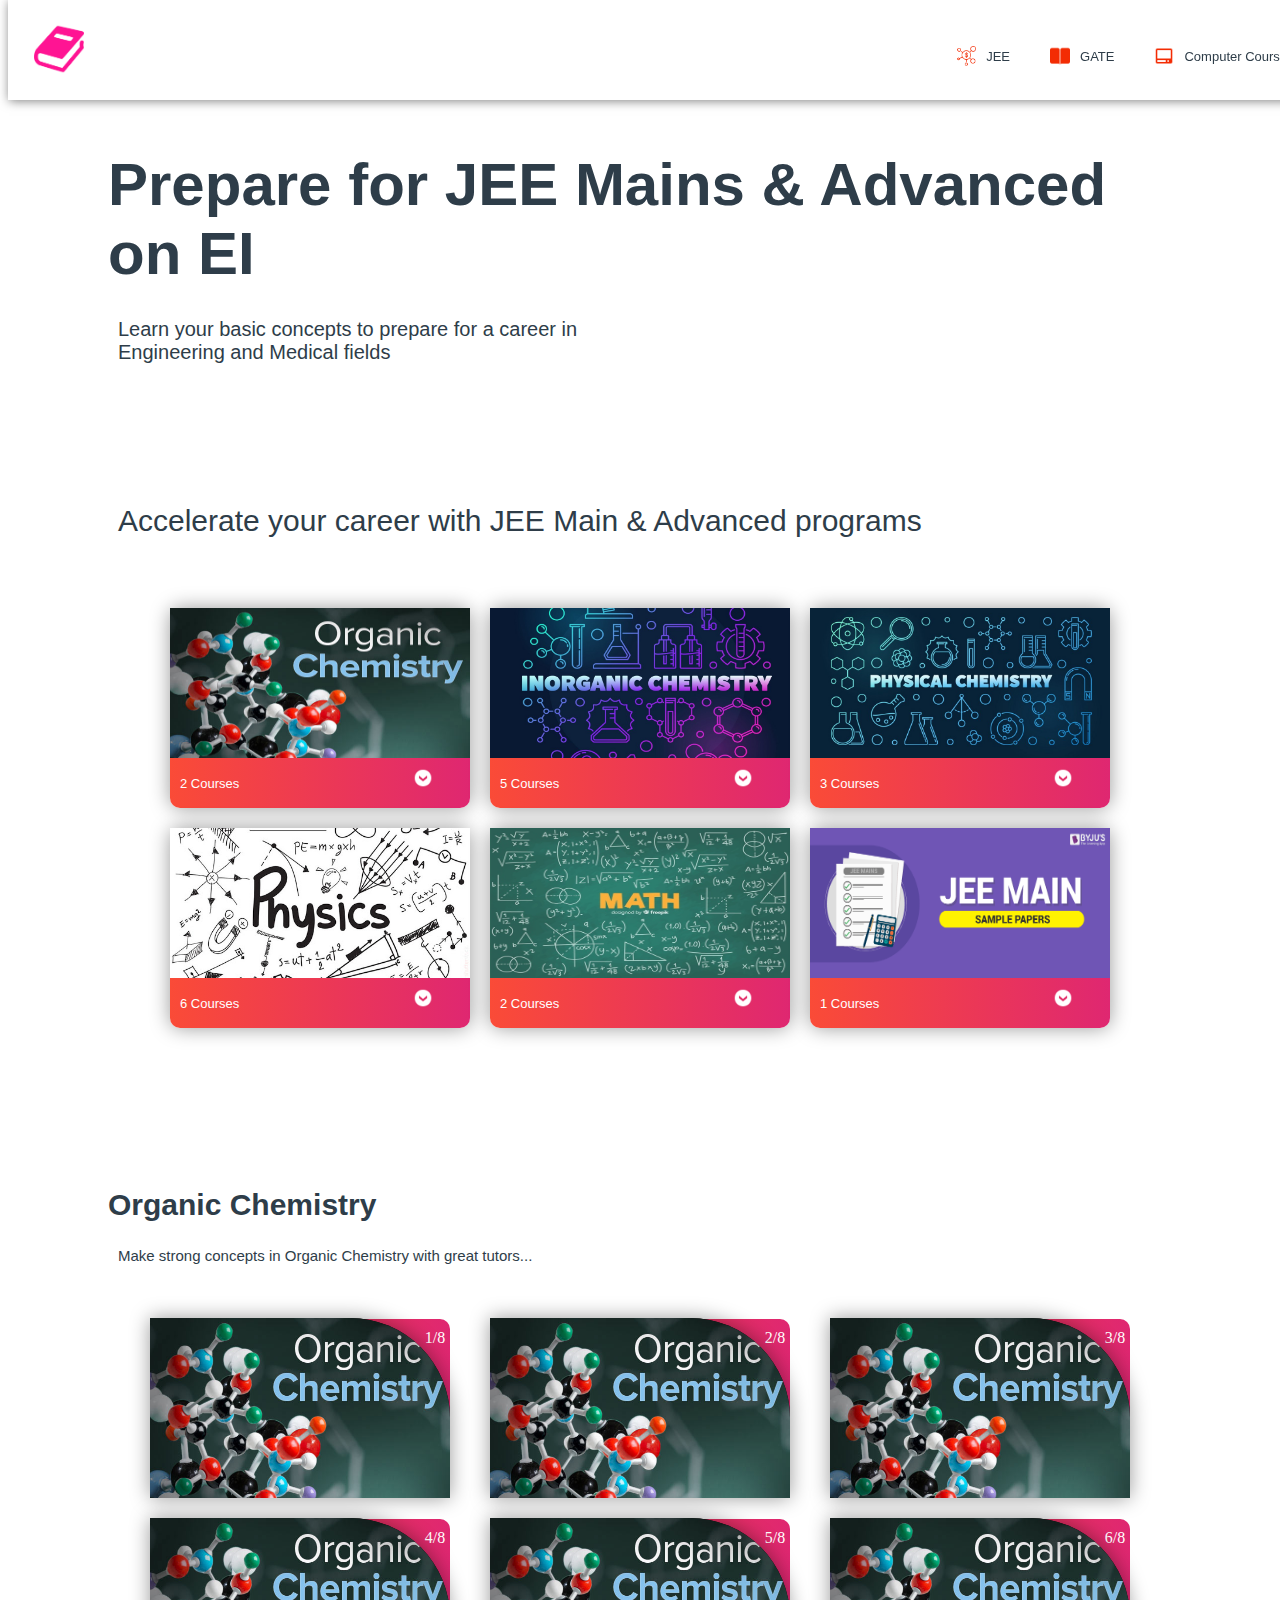
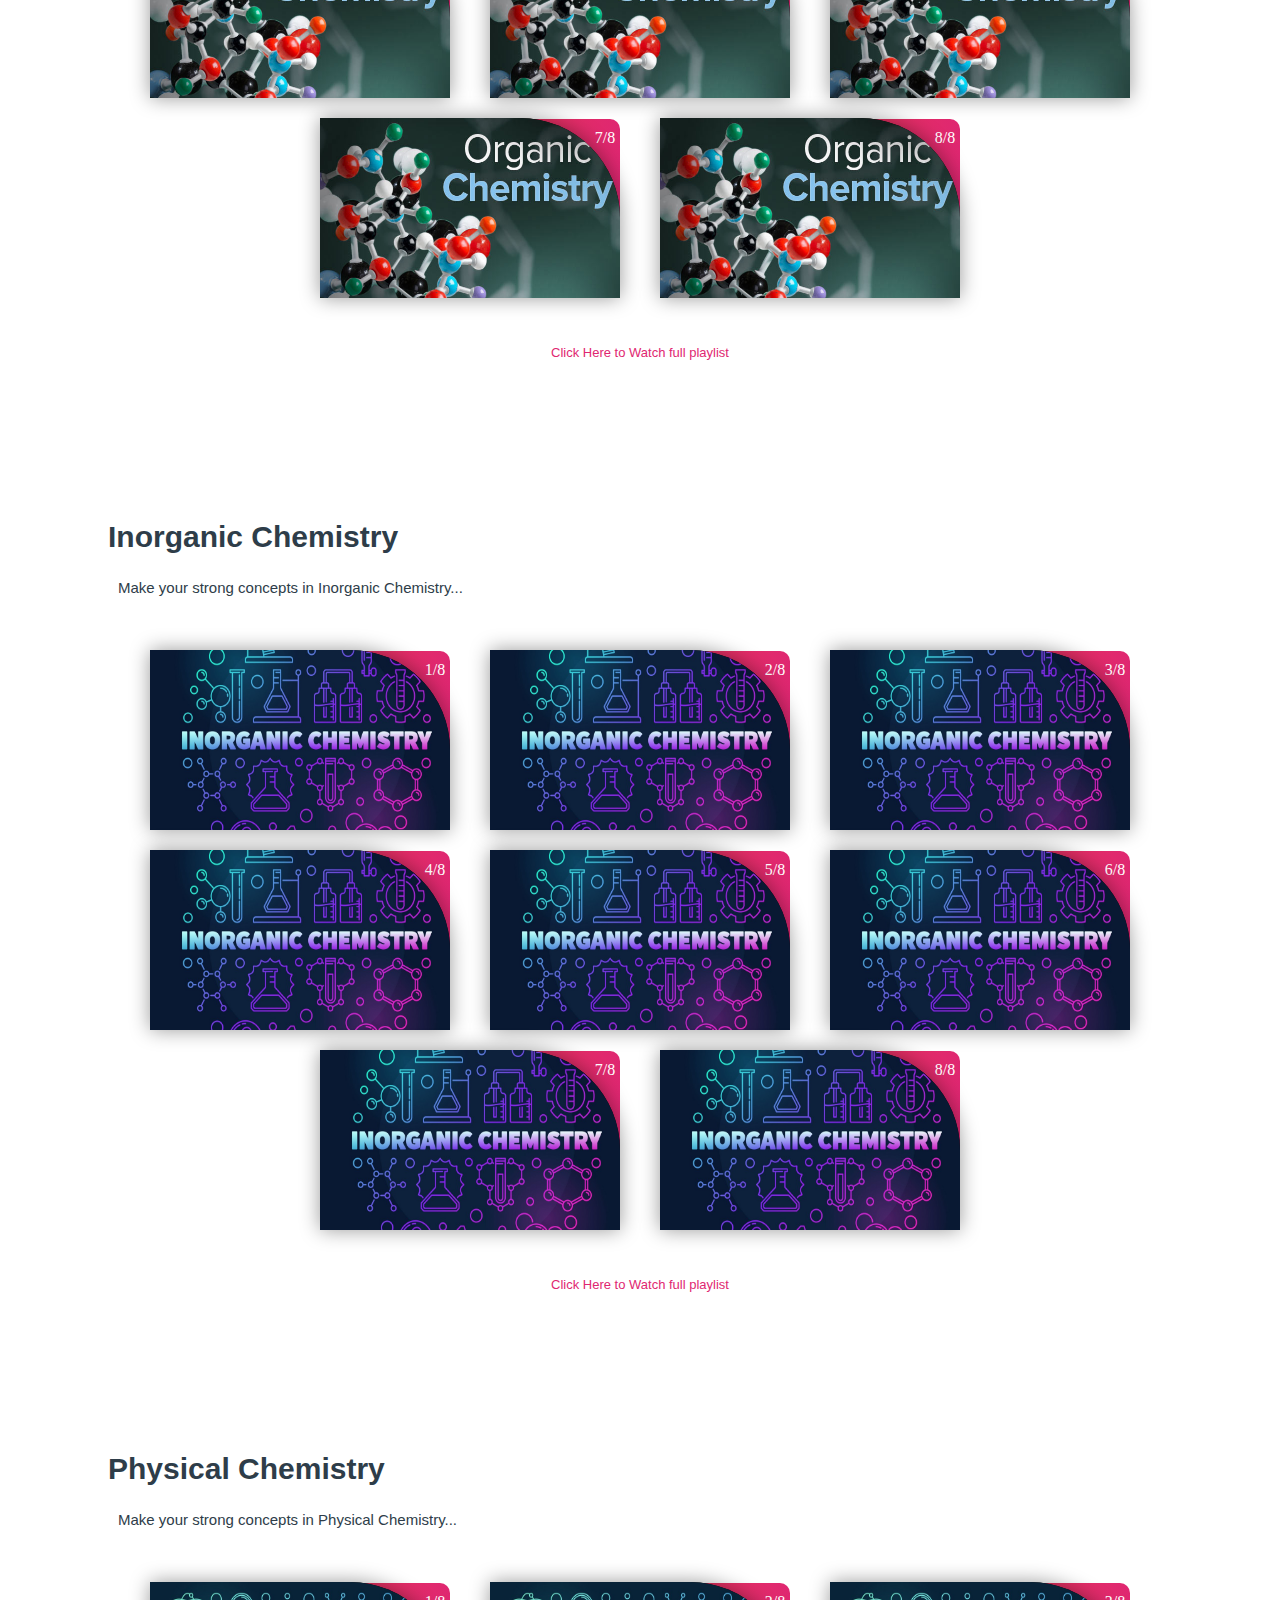
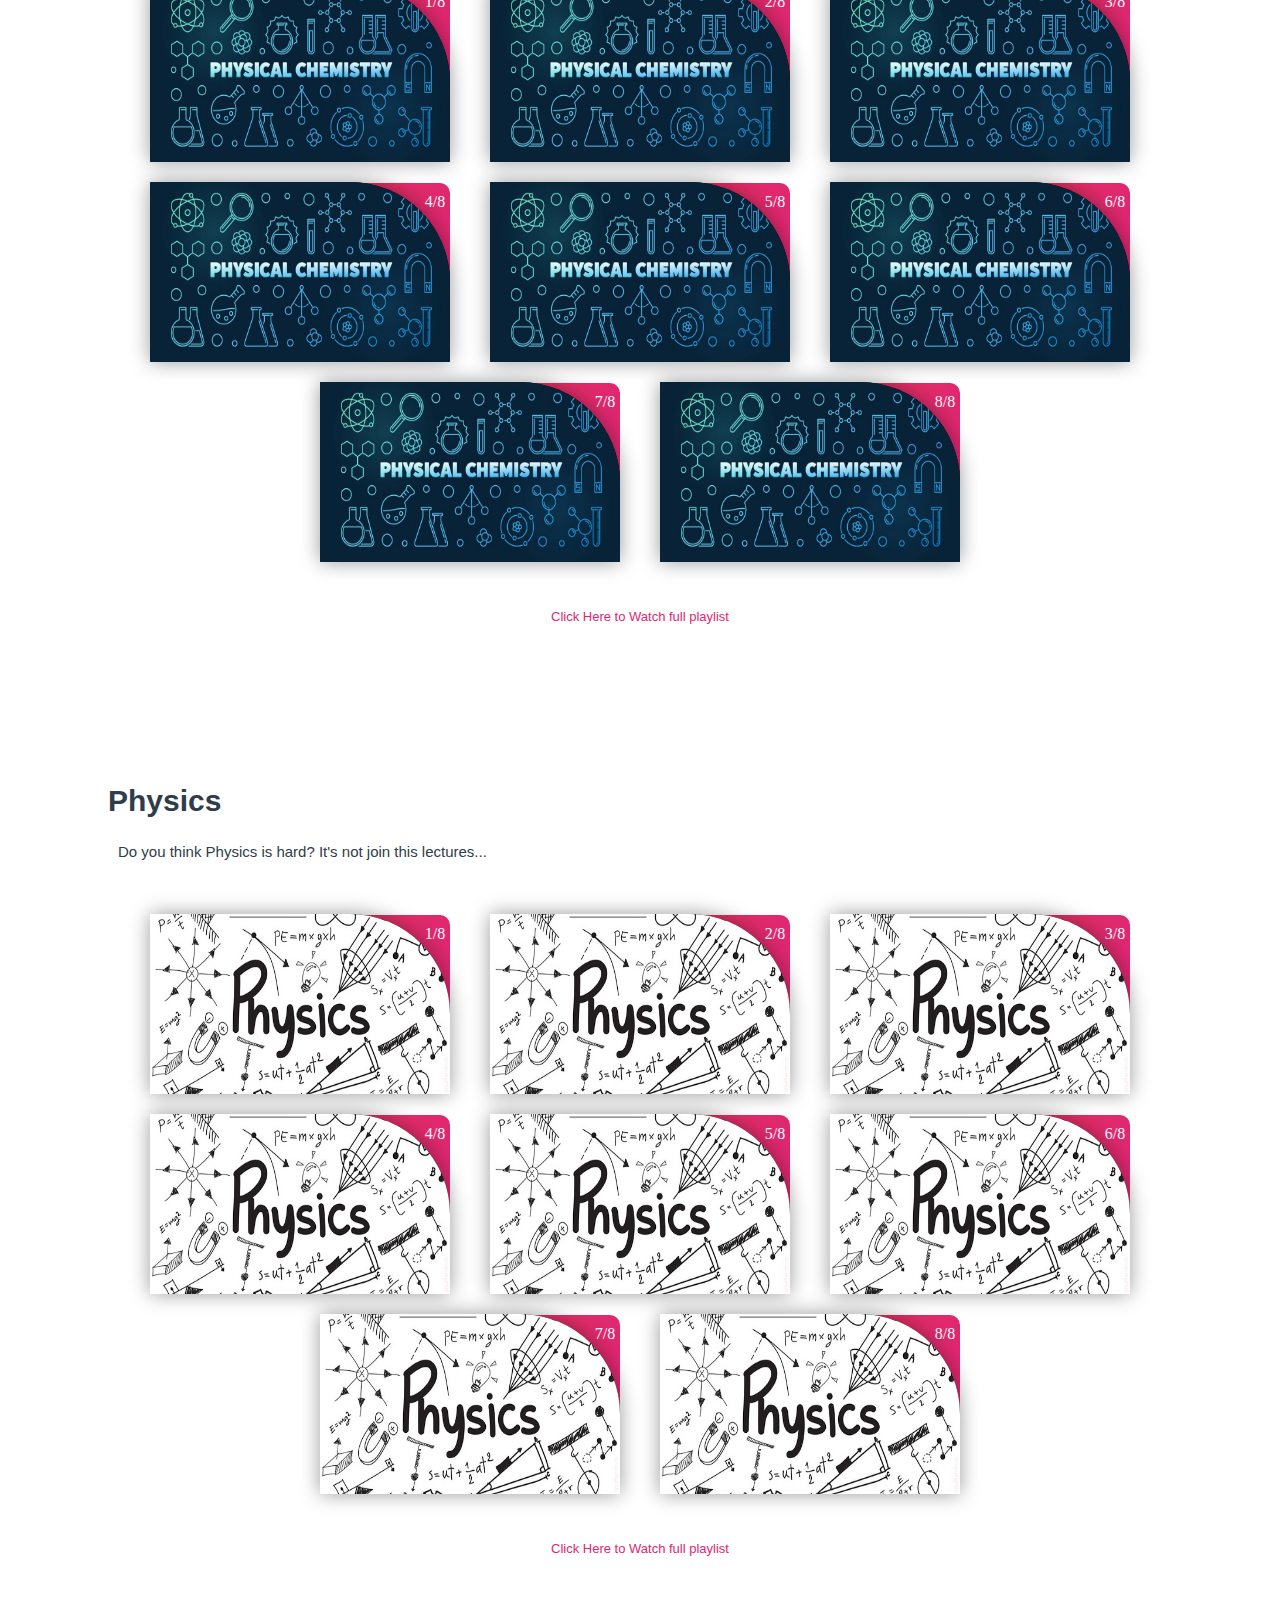
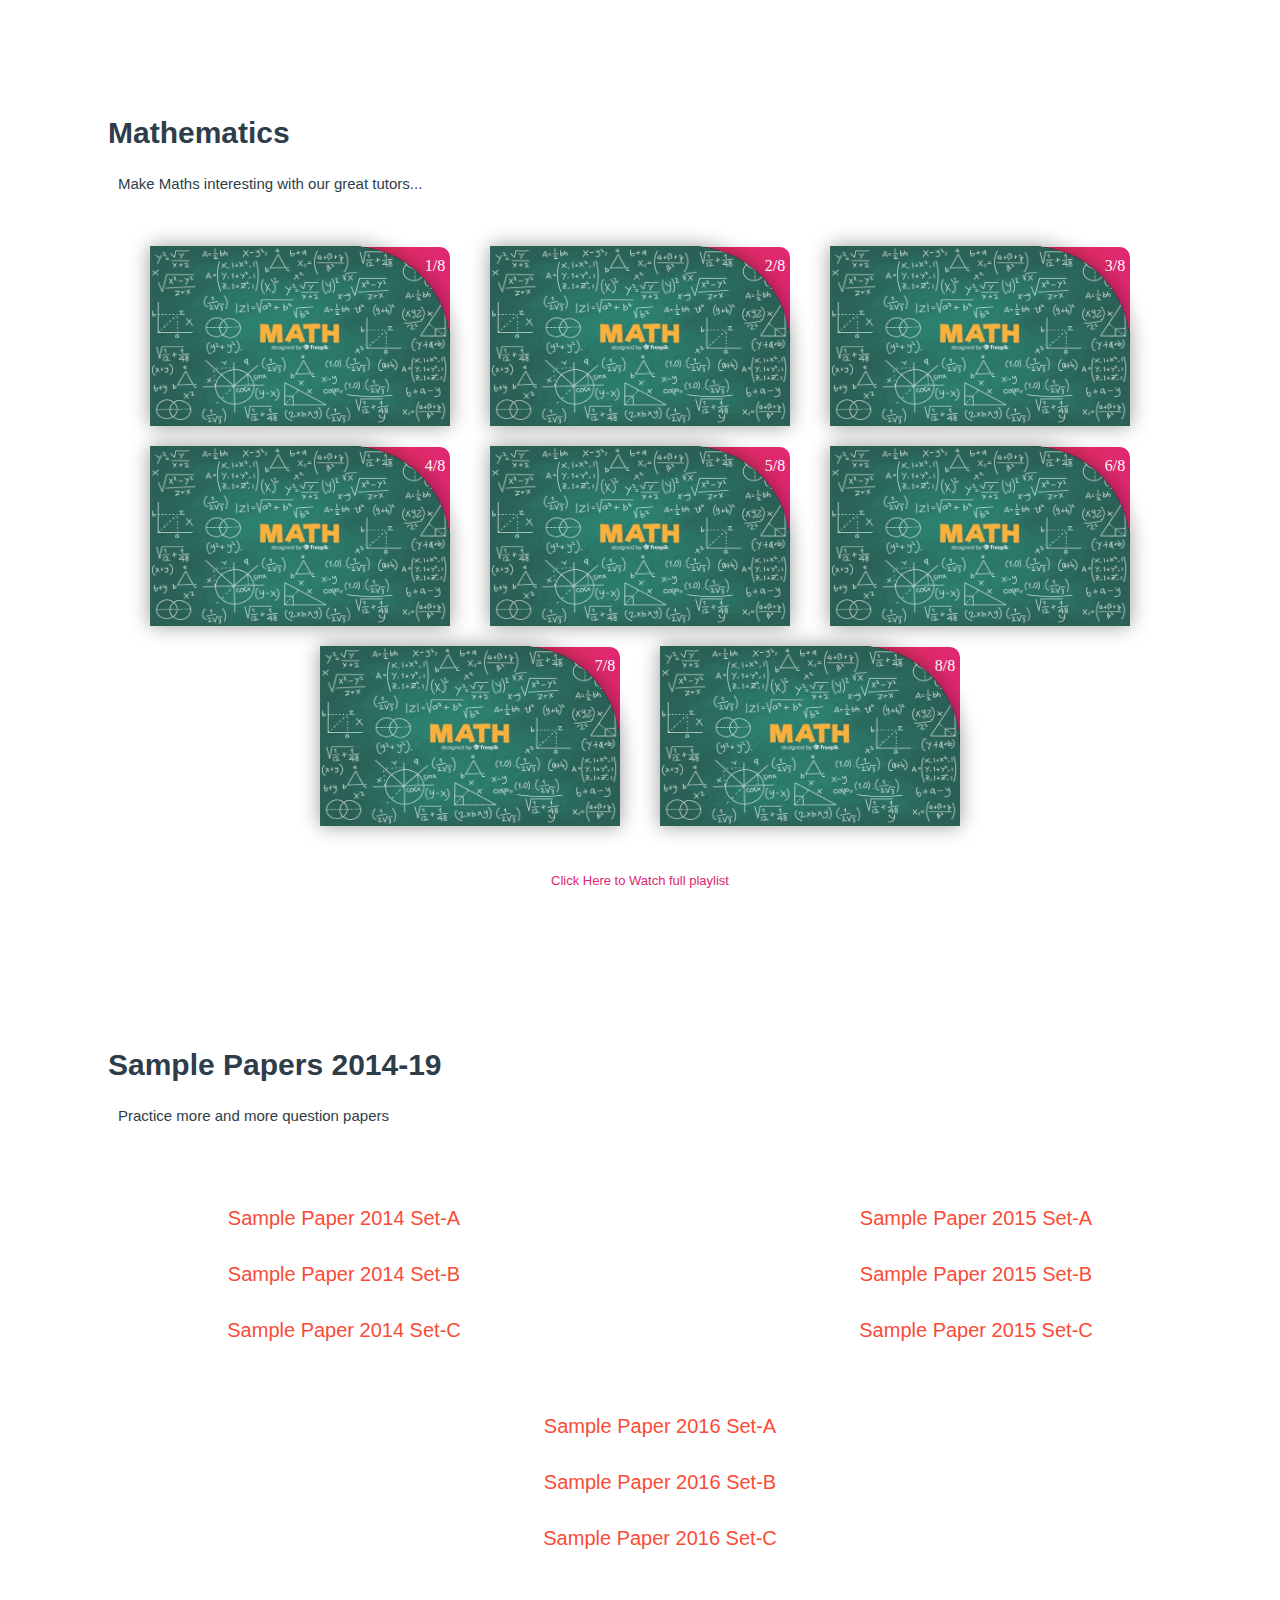
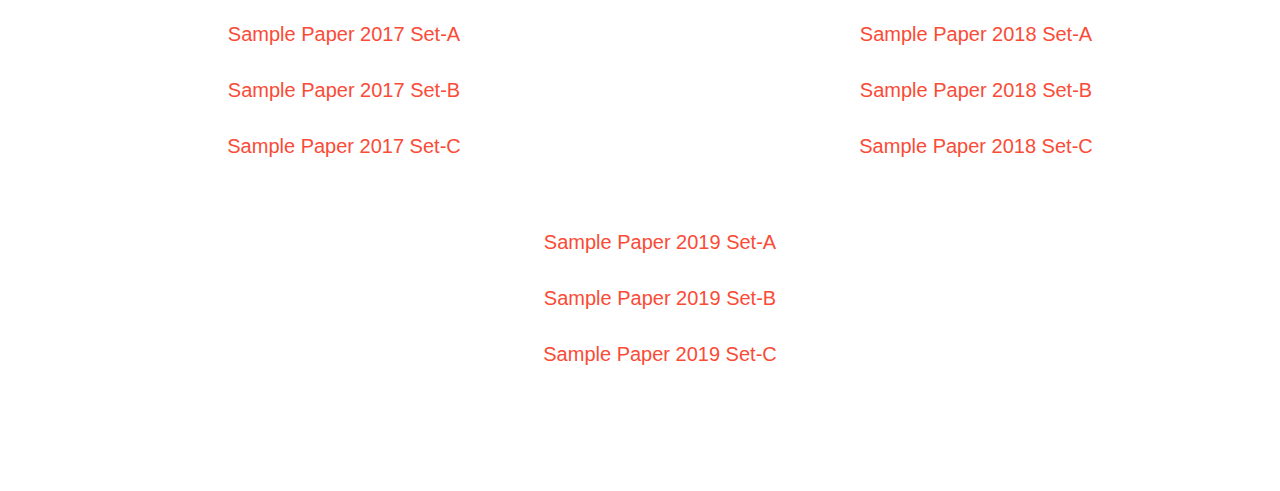
<file: subjects/jee.html>
<!DOCTYPE html>
<html>
<head>
	<link rel="shortcut icon" type="png" href="../images/icon/favicon.png">
	<title>Prepare for JEE Mains & Advanced</title>
	<link rel="stylesheet" type="text/css" href="subjects.css">
	<script type="text/javascript" src="../script.js"></script>
</head>
<body>

	<!-- NAVIGATION -->
	<header>
		<div class="nav" id="nav">
			<div id="learned-logo">
			<a href="../index.html"><img src="[data-uri]" style="width: 50px;"></a></div>
			<div class="switch-tab" id="switch-tab" onclick="switchTAB()"><img src="../images/icon/menu.png"></div>
			<ul id="list-switch">
				<li><a href="#"><img src="../images/courses/d1.png" class="icon">JEE</a></li>
				<li><a href="gate.html"><img src="../images/courses/paper.png" class="icon">GATE</a></li>
				<li><a href="computer_courses.html"><img src="../images/courses/computer.png" class="icon">Computer Courses</a></li>
				<!--<li><a href="computer_courses.html#data"><img src="../images/courses/data.png" class="icon">Data Structures</a></li>
				<li><a href="computer_courses.html#algo"><img src="../images/courses/algo.png" class="icon">Algorithm</a></li>
				<li><a href="computer_courses.html#projects"><img src="../images/courses/projects.png" class="icon">Projects</a></li>-->
			</ul>
			<div class="search" id="search-switch">
				<input type="text" placeholder="Search" class="srch"><button id="srchbtn"><img src="../images/icon/search.png"></button>
			</div>
		</div>
	</header>

	<div class="title">
		<span>Prepare for JEE Mains & Advanced<br>on EI</span>
		<div class="shortdesc">
			<p>Learn your basic concepts to prepare for a career in<br>Engineering and Medical fields</p>
		</div>
	</div>

<!-- Quick Links 
	<div class="course">
		<div class="cbox">
		<div class="det"><a href="https://en.wikipedia.org/wiki/Projectile" target="_blank">Projectile</a></div>
		<div class="det"><a href="https://en.wikipedia.org/wiki/Snell%27s_law" target="_blank">Snell's Law</a></div>
		<div class="det"><a href="https://en.wikipedia.org/wiki/Light" target="_blank">Light</a></div>
		<div class="det"><a href="https://en.wikipedia.org/wiki/Maxwell%27s_equations" target="_blank">Maxwell Equations</a></div>
		<div class="det"><a href="https://en.wikipedia.org/wiki/Laser" target="_blank">LASER</a></div>
		<div class="det"><a href="https://en.wikipedia.org/wiki/Gravity" target="_blank">Gravitation</a></div>
		<div class="det"><a href="https://en.wikipedia.org/wiki/Inertia" target="_blank">Inertia</a></div>
		<div class="det"><a href="https://en.wikipedia.org/wiki/Current" target="_blank">Current</a></div>
		</div>
		<div class="cbox">
		<div class="det"><a href="#organic">Organic Chemistry</a></div>
		<div class="det"><a href="https://en.wikipedia.org/wiki/Thermodynamics" target="_blank">Thermodynamics</a></div>
		<div class="det"><a href="https://en.wikipedia.org/wiki/Chemical_process" target="_blank">Chemical Process</a></div>
		<div class="det"><a href="#physical">Physical Chemistry</a></div>
		<div class="det"><a href="#inorganic">Inorganic Chemistry</a></div>
		<div class="det"><a href="https://en.wikipedia.org/wiki/Periodic_table" target="_blank">Periodic Table</a></div>
		<div class="det"><a href="https://en.wikipedia.org/wiki/Equilibrium" target="_blank">Equilibrium</a></div>
		</div>
		<div class="cbox">
		<div class="det"><a href="#math">Differential</a></div>
		<div class="det"><a href="#math">Calculus</a></div>
		<div class="det"><a href="#math">Algebra</a></div>
		<div class="det"><a href="#math">Trigonometry</a></div>
		<div class="det"><a href="#math">Integration</a></div>
		<div class="det"><a href="#math">Matrices</a></div>
		<div class="det"><a href="#math">Determinants</a></div>
		<div class="det"><a href="#math">Differentiation</a></div>
		</div>
	</div>-->

	<div class="inbt">
		Accelerate your career with JEE Main & Advanced programs
	</div>

<!-- COURSES AVAILABLE -->
	<div class="ccard">
	<center>
		<div class="ccardbox">
			<div class="dcard">
				<div class="fpart"><img src="../images/courses/organic.jpg"></div>
				<a href="#organic"><div class="spart">2 Courses <img src="../images/icon/dropdown.png"></div></a>
			</div>
			<div class="dcard">
				<div class="fpart"><img src="../images/courses/inorganic.jpg"></div>
				<a href="#inorganic"><div class="spart">5 Courses <img src="../images/icon/dropdown.png"></div></a>
			</div>
			<div class="dcard">
				<div class="fpart"><img src="../images/courses/physical.jpg"></div>
				<a href="#physical"><div class="spart">3 Courses <img src="../images/icon/dropdown.png"></div></a>
			</div>
		</div>
		<div class="ccardbox">
			<div class="dcard">
				<div class="fpart"><img src="../images/courses/physics.jpg"></div>
				<a href="#physics"><div class="spart">6 Courses <img src="../images/icon/dropdown.png"></div></a>
			</div>
			<div class="dcard">
				<div class="fpart"><img src="../images/courses/math.jpg"></div>
				<a href="#math"><div class="spart">2 Courses <img src="../images/icon/dropdown.png"></div></a>
			</div>
			<div class="dcard">
				<div class="fpart"><img src="../images/courses/paper-download.png"></div>
				<a href="#sample_papers"><div class="spart">1 Courses <img src="../images/icon/dropdown.png"></div></a>
			</div>
		</div>
	</center>
	</div>

<!-- VIDEOS SECTION -->
	<div class="title2" id="organic">
		<span>Organic Chemistry</span>
		<div class="shortdesc2">
			<p>Make strong concepts in Organic Chemistry with great tutors...</p>
		</div>
	</div>
	
	<center>
		<div class="ccardbox2">
			<div class="dcard2"><span class="tag" >1/8</span>
				<div class="fpart2"><img src="../images/courses/organic.jpg">
					<iframe src="https://www.youtube.com/embed/bSMx0NS0XfY" frameborder="0" allow="accelerometer; autoplay; encrypted-media; gyroscope; picture-in-picture" allowfullscreen></iframe>
				</div>
			</div>
			<div class="dcard2"><span class="tag" >2/8</span>
				<div class="fpart2"><img src="../images/courses/organic.jpg">
					<iframe src="https://www.youtube.com/embed/bSMx0NS0XfY" frameborder="0" allow="accelerometer; autoplay; encrypted-media; gyroscope; picture-in-picture" allowfullscreen></iframe>
				</div>
			</div>
			<div class="dcard2"><span class="tag" >3/8</span>
				<div class="fpart2"><img src="../images/courses/organic.jpg">
					<iframe src="https://www.youtube.com/embed/bSMx0NS0XfY" frameborder="0" allow="accelerometer; autoplay; encrypted-media; gyroscope; picture-in-picture" allowfullscreen></iframe>
				</div>
			</div>
			<div class="dcard2"><span class="tag" >4/8</span>
				<div class="fpart2"><img src="../images/courses/organic.jpg">
					<iframe src="https://www.youtube.com/embed/bSMx0NS0XfY" frameborder="0" allow="accelerometer; autoplay; encrypted-media; gyroscope; picture-in-picture" allowfullscreen></iframe>
				</div>
			</div>
		
			<div class="dcard2"><span class="tag" >5/8</span>
				<div class="fpart2"><img src="../images/courses/organic.jpg">
					<iframe src="https://www.youtube.com/embed/bSMx0NS0XfY" frameborder="0" allow="accelerometer; autoplay; encrypted-media; gyroscope; picture-in-picture" allowfullscreen></iframe>
				</div>
			</div>
			<div class="dcard2"><span class="tag" >6/8</span>
				<div class="fpart2"><img src="../images/courses/organic.jpg">
					<iframe src="https://www.youtube.com/embed/bSMx0NS0XfY" frameborder="0" allow="accelerometer; autoplay; encrypted-media; gyroscope; picture-in-picture" allowfullscreen></iframe>
				</div>
			</div>
			<div class="dcard2"><span class="tag" >7/8</span>
				<div class="fpart2"><img src="../images/courses/organic.jpg">
					<iframe src="https://www.youtube.com/embed/bSMx0NS0XfY" frameborder="0" allow="accelerometer; autoplay; encrypted-media; gyroscope; picture-in-picture" allowfullscreen></iframe>
				</div>
			</div>
			<div class="dcard2"><span class="tag" >8/8</span>
				<div class="fpart2"><img src="../images/courses/organic.jpg">
					<iframe src="https://www.youtube.com/embed/bSMx0NS0XfY" frameborder="0" allow="accelerometer; autoplay; encrypted-media; gyroscope; picture-in-picture" allowfullscreen></iframe>
				</div>
			</div>
		</div>
	</center>

<br><br>
	<div class="click-me">
		<a href="https://www.youtube.com/watch?v=bSMx0NS0XfY&list=PL8dPuuaLjXtONguuhLdVmq0HTKS0jksS4" target="_blank">Click Here to Watch full playlist</a>
	</div>

<!-- VIDEOS SECTION -->

	<div class="title2" id="inorganic">
		<span>Inorganic Chemistry</span>
		<div class="shortdesc2">
			<p>Make your strong concepts in Inorganic Chemistry...</p>
		</div>
	</div>
	<center>
		<div class="ccardbox2">
			<div class="dcard2"><span class="tag" >1/8</span>
				<div class="fpart2"><img src="../images/courses/inorganic.jpg">
					<iframe src="https://www.youtube.com/embed/2B8CRyfGLo4" frameborder="0" allow="accelerometer; autoplay; encrypted-media; gyroscope; picture-in-picture" allowfullscreen></iframe>
				</div>
			</div>
			<div class="dcard2"><span class="tag" >2/8</span>
				<div class="fpart2"><img src="../images/courses/inorganic.jpg">
					<iframe src="https://www.youtube.com/embed/2B8CRyfGLo4" frameborder="0" allow="accelerometer; autoplay; encrypted-media; gyroscope; picture-in-picture" allowfullscreen></iframe>
				</div>
			</div>
			<div class="dcard2"><span class="tag" >3/8</span>
				<div class="fpart2"><img src="../images/courses/inorganic.jpg">
					<iframe src="https://www.youtube.com/embed/2B8CRyfGLo4" frameborder="0" allow="accelerometer; autoplay; encrypted-media; gyroscope; picture-in-picture" allowfullscreen></iframe>
				</div>
			</div>
			<div class="dcard2"><span class="tag" >4/8</span>
				<div class="fpart2"><img src="../images/courses/inorganic.jpg">
					<iframe src="https://www.youtube.com/embed/2B8CRyfGLo4" frameborder="0" allow="accelerometer; autoplay; encrypted-media; gyroscope; picture-in-picture" allowfullscreen></iframe>
				</div>
			</div>
		
			<div class="dcard2"><span class="tag" >5/8</span>
				<div class="fpart2"><img src="../images/courses/inorganic.jpg">
					<iframe src="https://www.youtube.com/embed/2B8CRyfGLo4" frameborder="0" allow="accelerometer; autoplay; encrypted-media; gyroscope; picture-in-picture" allowfullscreen></iframe>
				</div>
			</div>
			<div class="dcard2"><span class="tag" >6/8</span>
				<div class="fpart2"><img src="../images/courses/inorganic.jpg">
					<iframe src="https://www.youtube.com/embed/2B8CRyfGLo4" frameborder="0" allow="accelerometer; autoplay; encrypted-media; gyroscope; picture-in-picture" allowfullscreen></iframe>
				</div>
			</div>
			<div class="dcard2"><span class="tag" >7/8</span>
				<div class="fpart2"><img src="../images/courses/inorganic.jpg">
					<iframe src="https://www.youtube.com/embed/2B8CRyfGLo4" frameborder="0" allow="accelerometer; autoplay; encrypted-media; gyroscope; picture-in-picture" allowfullscreen></iframe>
				</div>
			</div>
			<div class="dcard2"><span class="tag" >8/8</span>
				<div class="fpart2"><img src="../images/courses/inorganic.jpg">
					<iframe src="https://www.youtube.com/embed/Iuo9PpGE04Y" frameborder="0" allow="accelerometer; autoplay; encrypted-media; gyroscope; picture-in-picture" allowfullscreen></iframe>
				</div>
			</div>
		</div>
	</center>
<br><br>
	<div class="click-me">
		<a href="https://www.youtube.com/watch?v=2B8CRyfGLo4" target="_blank">Click Here to Watch full playlist</a>
	</div>

<!-- VIDEOS SECTION -->

	<div class="title2" id="physical">
		<span>Physical Chemistry</span>
		<div class="shortdesc2">
			<p>Make your strong concepts in Physical Chemistry...</p>
		</div>
	</div>
	<center>
		<div class="ccardbox2">
			<div class="dcard2"><span class="tag" >1/8</span>
				<div class="fpart2"><img src="../images/courses/physical.jpg">
					<iframe src="https://www.youtube.com/embed/2y4cf47I21A" frameborder="0" allow="accelerometer; autoplay; encrypted-media; gyroscope; picture-in-picture" allowfullscreen></iframe>
				</div>
			</div>
			<div class="dcard2"><span class="tag" >2/8</span>
				<div class="fpart2"><img src="../images/courses/physical.jpg">
					<iframe src="https://www.youtube.com/embed/2y4cf47I21A" frameborder="0" allow="accelerometer; autoplay; encrypted-media; gyroscope; picture-in-picture" allowfullscreen></iframe>
				</div>
			</div>
			<div class="dcard2"><span class="tag" >3/8</span>
				<div class="fpart2"><img src="../images/courses/physical.jpg">
					<iframe src="https://www.youtube.com/embed/2y4cf47I21A" frameborder="0" allow="accelerometer; autoplay; encrypted-media; gyroscope; picture-in-picture" allowfullscreen></iframe>
				</div>
			</div>
			<div class="dcard2"><span class="tag" >4/8</span>
				<div class="fpart2"><img src="../images/courses/physical.jpg">
					<iframe src="https://www.youtube.com/embed/2y4cf47I21A" frameborder="0" allow="accelerometer; autoplay; encrypted-media; gyroscope; picture-in-picture" allowfullscreen></iframe>
				</div>
			</div>
		
			<div class="dcard2"><span class="tag" >5/8</span>
				<div class="fpart2"><img src="../images/courses/physical.jpg">
					<iframe src="https://www.youtube.com/embed/2y4cf47I21A" frameborder="0" allow="accelerometer; autoplay; encrypted-media; gyroscope; picture-in-picture" allowfullscreen></iframe>
				</div>
			</div>
			<div class="dcard2"><span class="tag" >6/8</span>
				<div class="fpart2"><img src="../images/courses/physical.jpg">
					<iframe src="https://www.youtube.com/embed/2y4cf47I21A" frameborder="0" allow="accelerometer; autoplay; encrypted-media; gyroscope; picture-in-picture" allowfullscreen></iframe>
				</div>
			</div>
			<div class="dcard2"><span class="tag" >7/8</span>
				<div class="fpart2"><img src="../images/courses/physical.jpg">
					<iframe src="https://www.youtube.com/embed/2y4cf47I21A" frameborder="0" allow="accelerometer; autoplay; encrypted-media; gyroscope; picture-in-picture" allowfullscreen></iframe>
				</div>
			</div>
			<div class="dcard2"><span class="tag" >8/8</span>
				<div class="fpart2"><img src="../images/courses/physical.jpg">
					<iframe src="https://www.youtube.com/embed/2y4cf47I21A" frameborder="0" allow="accelerometer; autoplay; encrypted-media; gyroscope; picture-in-picture" allowfullscreen></iframe>
				</div>
			</div>
		</div>
	</center>
<br><br>
	<div class="click-me">
		<a href="https://youtu.be/2y4cf47I21A" target="_blank">Click Here to Watch full playlist</a>
	</div>


<!-- VIDEOS SECTION -->

	<div class="title2" id="physics">
		<span>Physics</span>
		<div class="shortdesc2">
			<p>Do you think Physics is hard? It's not join this lectures...</p>
		</div>
	</div>
	<center>
		<div class="ccardbox2">
			<div class="dcard2"><span class="tag" >1/8</span>
				<div class="fpart2"><img src="../images/courses/physics.jpg">
					<iframe src="https://www.youtube.com/embed/FYE0YYuAyu0" frameborder="0" allow="accelerometer; autoplay; encrypted-media; gyroscope; picture-in-picture" allowfullscreen></iframe>
				</div>
			</div>
			<div class="dcard2"><span class="tag" >2/8</span>
				<div class="fpart2"><img src="../images/courses/physics.jpg">
					<iframe src="https://www.youtube.com/embed/FYE0YYuAyu0" frameborder="0" allow="accelerometer; autoplay; encrypted-media; gyroscope; picture-in-picture" allowfullscreen></iframe>
				</div>
			</div>
			<div class="dcard2"><span class="tag" >3/8</span>
				<div class="fpart2"><img src="../images/courses/physics.jpg">
					<iframe src="https://www.youtube.com/embed/FYE0YYuAyu0" frameborder="0" allow="accelerometer; autoplay; encrypted-media; gyroscope; picture-in-picture" allowfullscreen></iframe>
				</div>
			</div>
			<div class="dcard2"><span class="tag" >4/8</span>
				<div class="fpart2"><img src="../images/courses/physics.jpg">
					<iframe src="https://www.youtube.com/embed/FYE0YYuAyu0" frameborder="0" allow="accelerometer; autoplay; encrypted-media; gyroscope; picture-in-picture" allowfullscreen></iframe>
				</div>
			</div>
		
			<div class="dcard2"><span class="tag" >5/8</span>
				<div class="fpart2"><img src="../images/courses/physics.jpg">
					<iframe src="https://www.youtube.com/embed/FYE0YYuAyu0" frameborder="0" allow="accelerometer; autoplay; encrypted-media; gyroscope; picture-in-picture" allowfullscreen></iframe>
				</div>
			</div>
			<div class="dcard2"><span class="tag" >6/8</span>
				<div class="fpart2"><img src="../images/courses/physics.jpg">
					<iframe src="https://www.youtube.com/embed/FYE0YYuAyu0" frameborder="0" allow="accelerometer; autoplay; encrypted-media; gyroscope; picture-in-picture" allowfullscreen></iframe>
				</div>
			</div>
			<div class="dcard2"><span class="tag" >7/8</span>
				<div class="fpart2"><img src="../images/courses/physics.jpg">
					<iframe src="https://www.youtube.com/embed/FYE0YYuAyu0" frameborder="0" allow="accelerometer; autoplay; encrypted-media; gyroscope; picture-in-picture" allowfullscreen></iframe>
				</div>
			</div>
			<div class="dcard2"><span class="tag" >8/8</span>
				<div class="fpart2"><img src="../images/courses/physics.jpg">
					<iframe src="https://www.youtube.com/embed/FYE0YYuAyu0" frameborder="0" allow="accelerometer; autoplay; encrypted-media; gyroscope; picture-in-picture" allowfullscreen></iframe>
				</div>
			</div>
		</div>
	</center>
<br><br>
	<div class="click-me">
		<a href="https://youtu.be/FYE0YYuAyu0" target="_blank">Click Here to Watch full playlist</a>
	</div>

<!-- VIDEOS SECTION -->

	<div class="title2" id="math">
		<span>Mathematics</span>
		<div class="shortdesc2">
			<p>Make Maths interesting with our great tutors...</p>
		</div>
	</div>
	<center>
		<div class="ccardbox2">
			<div class="dcard2"><span class="tag" >1/8</span>
				<div class="fpart2"><img src="../images/courses/math.jpg">
					<iframe src="https://www.youtube.com/embed/xxGyTHWrHZg" frameborder="0" allow="accelerometer; autoplay; encrypted-media; gyroscope; picture-in-picture" allowfullscreen></iframe>
				</div>
			</div>
			<div class="dcard2"><span class="tag" >2/8</span>
				<div class="fpart2"><img src="../images/courses/math.jpg">
					<iframe src="https://www.youtube.com/embed/xxGyTHWrHZg" frameborder="0" allow="accelerometer; autoplay; encrypted-media; gyroscope; picture-in-picture" allowfullscreen></iframe>
				</div>
			</div>
			<div class="dcard2"><span class="tag" >3/8</span>
				<div class="fpart2"><img src="../images/courses/math.jpg">
					<iframe src="https://www.youtube.com/embed/xxGyTHWrHZg" frameborder="0" allow="accelerometer; autoplay; encrypted-media; gyroscope; picture-in-picture" allowfullscreen></iframe>
				</div>
			</div>
			<div class="dcard2"><span class="tag" >4/8</span>
				<div class="fpart2"><img src="../images/courses/math.jpg">
					<iframe src="https://www.youtube.com/embed/xxGyTHWrHZg" frameborder="0" allow="accelerometer; autoplay; encrypted-media; gyroscope; picture-in-picture" allowfullscreen></iframe>
				</div>
			</div>
		
			<div class="dcard2"><span class="tag" >5/8</span>
				<div class="fpart2"><img src="../images/courses/math.jpg">
					<iframe src="https://www.youtube.com/embed/xxGyTHWrHZg" frameborder="0" allow="accelerometer; autoplay; encrypted-media; gyroscope; picture-in-picture" allowfullscreen></iframe>
				</div>
			</div>
			<div class="dcard2"><span class="tag" >6/8</span>
				<div class="fpart2"><img src="../images/courses/math.jpg">
					<iframe src="https://www.youtube.com/embed/xxGyTHWrHZg" frameborder="0" allow="accelerometer; autoplay; encrypted-media; gyroscope; picture-in-picture" allowfullscreen></iframe>
				</div>
			</div>
			<div class="dcard2"><span class="tag" >7/8</span>
				<div class="fpart2"><img src="../images/courses/math.jpg">
					<iframe src="https://www.youtube.com/embed/xxGyTHWrHZg" frameborder="0" allow="accelerometer; autoplay; encrypted-media; gyroscope; picture-in-picture" allowfullscreen></iframe>
				</div>
			</div>
			<div class="dcard2"><span class="tag" >8/8</span>
				<div class="fpart2"><img src="../images/courses/math.jpg">
					<iframe src="https://www.youtube.com/embed/xxGyTHWrHZg" frameborder="0" allow="accelerometer; autoplay; encrypted-media; gyroscope; picture-in-picture" allowfullscreen></iframe>
				</div>
			</div>
		</div>
	</center>

<br><br>
	<div class="click-me">
		<a href="https://youtu.be/xxGyTHWrHZg" target="_blank">Click Here to Watch full playlist</a>
	</div>


<!-- SAMPLE PAPERS -->
	<div class="title2" id="#sample_papers">
		<span>Sample Papers 2014-19</span>
		<div class="shortdesc2">
			<p>Practice more and more question papers</p>
		</div>
	</div>

	<div class="sample">
		<ul>
			<li><a href="../samplePapers/p1.pdf" target="_blank">Sample Paper 2014 Set-A</a></li>
			<li><a href="../samplePapers/p1.pdf" target="_blank">Sample Paper 2014 Set-B</a></li>
			<li><a href="../samplePapers/p1.pdf" target="_blank">Sample Paper 2014 Set-C</a></li>
		</ul>
		<ul>
			<li><a href="../samplePapers/p1.pdf" target="_blank">Sample Paper 2015 Set-A</a></li>
			<li><a href="../samplePapers/p1.pdf" target="_blank">Sample Paper 2015 Set-B</a></li>
			<li><a href="../samplePapers/p1.pdf" target="_blank">Sample Paper 2015 Set-C</a></li>
		</ul>
		<ul>
			<li><a href="../samplePapers/p1.pdf" target="_blank">Sample Paper 2016 Set-A</a></li>
			<li><a href="../samplePapers/p1.pdf" target="_blank">Sample Paper 2016 Set-B</a></li>
			<li><a href="../samplePapers/p1.pdf" target="_blank">Sample Paper 2016 Set-C</a></li>
		</ul>
	</div>
	<div class="sample lastSample">
		<ul>
			<li><a href="../samplePapers/p1.pdf" target="_blank">Sample Paper 2017 Set-A</a></li>
			<li><a href="../samplePapers/p1.pdf" target="_blank">Sample Paper 2017 Set-B</a></li>
			<li><a href="../samplePapers/p1.pdf" target="_blank">Sample Paper 2017 Set-C</a></li>
		</ul>
		<ul>
			<li><a href="../samplePapers/p1.pdf" target="_blank">Sample Paper 2018 Set-A</a></li>
			<li><a href="../samplePapers/p1.pdf" target="_blank">Sample Paper 2018 Set-B</a></li>
			<li><a href="../samplePapers/p1.pdf" target="_blank">Sample Paper 2018 Set-C</a></li>
		</ul>
		<ul>
			<li><a href="../samplePapers/p1.pdf" target="_blank">Sample Paper 2019 Set-A</a></li>
			<li><a href="../samplePapers/p1.pdf" target="_blank">Sample Paper 2019 Set-B</a></li>
			<li><a href="../samplePapers/p1.pdf" target="_blank">Sample Paper 2019 Set-C</a></li>
		</ul>
	</div>

<!-- FOOTER 
 <footer>
	<div class="footer-container">
		<div class="left-col">
			<img src="../images/icon/logo - Copy.png" style="width: 200px;">
			<div class="logo"></div>
			<div class="social-media">
				<a href="#"><img src="../images/icon\fb.png"></a>
				<a href="#"><img src="../images/icon\insta.png"></a>
				<a href="#"><img src="../images/icon\tt.png"></a>
				<a href="#"><img src="../images/icon\ytube.png"></a>
				<a href="#"><img src="../images/icon\linkedin.png"></a>
			</div><br><br>
			<p class="rights-text">Copyright © 2021 Created By Roshan Kumar, Abhishek Dulat All Rights Reserved.</p>
			<br><p><img src="../images/icon/location.png"> Lovely Professional University<br>Phagwara, Punjab-144401</p><br>
			<p><img src="../images/icon/phone.png"> +91-1234-567-890<br><img src="../images/icon/mail.png">&nbsp; learnedonline9419@gmail.com</p>
		</div>
		<div class="right-col">
			<h1 style="color: #fff">Our Newsletter</h1>
			<div class="border"></div><br>
			<p>Enter Your Email to get our News and updates.</p>
			<form class="newsletter-form">
				<input class="txtb" type="email" placeholder="Enter Your Email">
				<input class="btn" type="submit" value="Submit">
			</form>
		</div>
	</div>
</footer>-->


</body>
</html>
</file>
<file: subjects/subjects.css>
/*@import url('https://fonts.googleapis.com/css?family=Montserrat:500&display=swap');
@import url('https://fonts.googleapis.com/css?family=Dancing+Script&display=swap');
@import url('https://fonts.googleapis.com/css?family=Open+Sans&display=swap');

* {
	box-sizing: border-box;
	margin: 0;
	padding: 0;
}
html {
	scroll-behavior: smooth;
}
body {
	background: #FFF;
	font-family: 'Open Sans', sans-serif;
}

/*SCROLLBAR Styling*/
/*::-webkit-scrollbar {
  width: 5px;
}
::-webkit-scrollbar-thumb {
  background: #FA4B37;
  border-radius: 5px;
}
::-webkit-scrollbar-thumb:hover {
  background: #DF2771; 
}

/*NAVIGATION BAR*/
.nav
{
	width: 100%;
	background-color: #fff;
	display: flex;
	flex-wrap: wrap;
	justify-content: space-between;
	align-items: center;
	padding: 20px 2%;
	position: fixed;
	top: 0px;
	z-index: 10;
	box-shadow: 1px 1px 10px rgba(0,0,0,0.5);
}

.nav li, a, button
{
	float: left;
	font-family: "Montserrat", sans-serif;
	font-weight: 500;
	font-size: 13px;
	color: #2E3D49;
	display: block;
	text-decoration: none;
	text-align: center;
}

.nav ul li img {
	width: 20px;
	margin-right: 10px;
	transform: translateY(5px);
	padding-top: 5px;
}

.nav ul li 
{
	list-style: none;
	display: inline-block;
	padding: 0px 20px;
}

.nav ul li a
{
	transition: all 0.3s ease 0s;
}

.nav ul li a:hover
{
	color: #FA4B37;
}

.nav button
{
	padding: 9px 25px;
	background: linear-gradient(to right, #FA4B37, #DF2771);
	color: #fff;
	border: none;
	border-radius: 5px;
	cursor: pointer;
	outline: none;
	transition: all 0.3s ease 0s;
}
#srchbtn {
	padding: 9px 20px;
}
#srchbtn img {
	width: 15px;
	filter: brightness(100);
}
.nav button:hover
{
	opacity: .9;
}
.nav .search
{
	float: right;
}
.nav .search .srch
{
	font-size: 13px;
	width: 300px;
	border: none;
	outline: none;
	border-bottom: 2px solid #FA4B37;
	padding: 9px;
}
.nav .search button
{
	margin-right: 5px;
	float: right;
	margin-left: 10px;
}
.nav .switch-tab {
	cursor: pointer;
	visibility: hidden;
}
.nav .switch-tab img {
	width: 20px;
}
.nav .check-box {
	cursor: pointer;
	visibility: hidden;
}

/*TITLE*/
.title {
	margin-top: 150px;
	margin-left: 100px;
}
.title span{
	font-weight: 700;
	font-family: 'Open Sans', sans-serif;
	font-size: 60px;
	color: #2E3D49;
}
.title .shortdesc {
	padding: 10px;
	font-family: 'Open Sans', sans-serif;
	font-size: 20px;
	color: #2E3D49;
	margin-bottom: 50px;
}

/*Quick Links*/
.course {
	display: grid;
	justify-content: center;
}

.cbox {
	display: inline-flex;
	flex-wrap: wrap;
	justify-content: center;
}
.cbox .det {
	height: 60px;
	margin: 10px;
	background: #fff;
	cursor: pointer;
	border-radius: 50px;
}
.cbox .det a{
	justify-content: space-around;
	width: 100%;
	padding: 20px;
	border-radius: 50px;
	border: 1px solid #FA4B37;
	font-size: 15px;
	color: #272529;
	font-family: cursive;
	text-decoration: none;
}

.cbox .det a:hover{
	background: linear-gradient(to right, #FA4B37, #DF2771);
	color: white;
}

.inbt {
	padding: 10px;
	font-family: 'Open Sans', sans-serif;
	font-size: 30px;
	color: #2E3D49;
	margin: 100px;
	margin-bottom: 50px;
}

/*COURSES AVAILABLE*/
.ccard {
	display: flex;
	flex-wrap: wrap;
	justify-content: center;
	align-items: center;
}
.ccardbox {
	display: flex;
	flex-wrap: wrap;
	justify-content: center;
}

.dcard {
	margin: 10px;
	width: 300px;
	height: 200px;
	background: linear-gradient(to right, #FA4B37, #DF2771);
	border-radius: 10px;
	box-shadow: 0 0 20px rgba(0,0,0,0.4);
}

.dcard .fpart {
	width: inherit;
	height: 150px;
	color: #000;
	text-align: left;
	overflow: hidden;
}
.dcard .fpart img {
	width: 100%;
	height: 100%;
}

.dcard .spart {
	padding: 10px;
	padding-right: 0px;
	color: #fff;
	text-align: left;
	cursor: pointer;
}
.dcard .spart img {
	width: 20px;
	margin-left: 170px;
	cursor: pointer;
	/* transform: rotate(180deg); */
}

.dcard:hover .fpart img{
	transition: .8s ease;
	transform: scale(1.2);
}

/*Small Titles for  Topics*/
.title2 {
	position: relative;
	padding-top: 150px;
	margin-left: 100px;
}
.title2 span{
	font-weight: 700;
	font-family: 'Open Sans', sans-serif;
	font-size: 30px;
	color: #2E3D49;
}
.title2 .shortdesc2 {
	padding: 10px;
	font-family: 'Open Sans', sans-serif;
	font-size: 15px;
	color: #2E3D49;
	margin-bottom: 10px;
}

/*Videos Section*/
.ccardbox2 {
	display: flex;
	justify-content: center;
	flex-wrap: wrap;
}

.dcard2 {
	margin: 20px;
	width: 300px;
	height: 160px;
	background: linear-gradient(to right, #FA4B37, #DF2771);
	border-radius: 10px;
}
.dcard2:hover .fpart2 img {
	display: none;
}
.dcard2 .fpart2 { 
	width: inherit;
	height: 180px;
	background: #000;
	color: #000;
	text-align: left;
	border-top-right-radius: 100px;
	transform: translateY(-19px);
	box-shadow: 0 0 20px rgba(0,0,0,0.4);
	overflow: hidden;
}
.dcard2 .tag {
	position: relative;
	margin-left: 270px;
	top: 10px;
	color: #fff;
}
.dcard2 .fpart2 img {
	width: 100%;
	height: 100%;
}
.fpart2 iframe {
	height: inherit;
	width: inherit;
}

/*Watch Full Playlist*/
.click-me {
	justify-content: center;
	display: flex;
}
.click-me a {
	color: #DF2771;
	text-decoration: none;
	transition-duration: .5s;
	padding: 10px;
}
.click-me a:hover {
	background: #DF2771;
	color: #fff;
}

/*PROJECTS*/
.project-panel {
	/*background: #000;*/
	display: flex;
	flex-wrap: wrap;
	align-items: center;
	justify-content: center;
}
.project-card {
	width: 250px;
	/*height: 220px;*/
	background: #fff;
	margin-right: 10px;
	margin-bottom: 10px;
	border-radius: 5px;
	cursor: pointer;
	box-shadow: 2px 2px 10px rgba(0,0,0,0.3);
}
.project-card img {
	width: inherit;
	/*height: 140px;*/
}
.project-card:hover {
	transform: scale(1.2);
	transition: .5s ease;
}
.project-card:hover .download a{
	visibility: visible;
}
.project-card .info {
	padding: 10px;
}
.project-card .info h4 {
	color: #2E3D49;
}
.project-card .info p {
	font-size: 12px;
}
.download {
	margin-top: 10px;
	display: flex;
	justify-content: center;
}
.download a{
	padding: 5px 10px;
	color: #DF2771;
	font-size: .8em;
	visibility: hidden;
}
.download:hover a{
	transition: .5s ease;
	background: #DF2771;
	color: #fff;
}


/*Sample Papers*/

.sample {
	display: flex;
	align-items: center;
	flex-wrap: wrap;
	justify-content: space-around;
}
.lastSample {
	margin-bottom: 100px;
}
.sample ul {
	margin: 20px;
}

.sample ul li{
	padding: 28px;
	list-style: none;
}

.sample ul li a {
	color: #FA4B37;
	width: 300px;
	font-size: 20px;
}

/*Footer*/

footer {
	color: #E5E8EF;
	background: #000D;
	padding: 50px 0; 
}

footer .footer-container {
	max-width: 1300px;
	margin: auto;
	padding: 0 20px;
	display: flex;
	justify-content: space-between;
	align-items: center;
	flex-wrap: wrap-reverse;
}

footer .social-media img{
	width: 22px;
}

footer .logo {
	width: 180px;
	color: #fff;
	font-family: 'Montserrat', cursive;
}
footer .social-media{
	margin: 20px 0;
}

footer .social-media a{
	color: #001a21;
	margin-right: 10px;
	font-size: 22px;
	text-decoration: none;
}

footer .right-col h1{
	font-size: 26px;
}
footer .border{
	width: 100px;
	height: 4px;
	background: linear-gradient(to right, #FA4B37, #DF2771);
	margin: 2px;
}

footer .newsletter-form {
	display: flex;
	justify-content: center;
	align-items: center;
	flex-wrap: wrap;
}
footer input::placeholder {
  color: white !important;
}
footer .txtb {
	flex: 1;
	padding: 18px 40px;
	font-size: 16px;
	background: #343A40;
	border: none;
	font-weight: 700;
	outline: none;
	border-radius: 5px;
	min-width: 260px;
	margin-top: 20px;
	color: white;
}

footer .btn {
	margin-top: 20px;
	padding: 18px 40px;
	font-size: 16px;
	color: #f1f1f1;
	background: linear-gradient(to right, #FA4B37, #DF2771);
	border: none;
	font-weight: 700;
	outline: none;
	border-radius: 5px;
	margin-left: 20px;
	cursor: pointer;
	transition: opacity .3s linear;	
}

footer .btn:hover {
	opacity: .7;
}


/*For Responsive Website*/
@media screen and (max-width: 960px) {
	.footer-container {
		max-width: 600px;
	}
	.right-col {
		width: 100%;
		margin-bottom: 60px;
	}
	.left-col {
		width: 100%;
		text-align: center;
	}
	.social-media {
		display: flex;
		justify-content: center;
	}
}

@media screen and (max-width: 700px) {
	footer .btn{
		margin: 0;
		width: 100%;
		margin-top: 20px;
	}
}
@media screen and (max-width: 1366px) {
	.search {
		display: none;
		margin-bottom: 10px;
	}
}

@media screen and (max-width: 1000px) {
	.nav ul, .nav .search {
		display: none;
	}
	.nav #learned-logo {
		transition: 1s ease;
		margin-left: 40%;
		transform: scale(1.5);
	}
	.nav ul li{
		width: 100%;
		margin-bottom: 5px;
	}
	.nav .switch-tab {
		visibility: visible;
	}
	.nav .check-box {
		visibility: visible;
	}
	.search {
		visibility: visible;
		margin: 30px;
		margin-top: 0px;
	}
}
</file>
